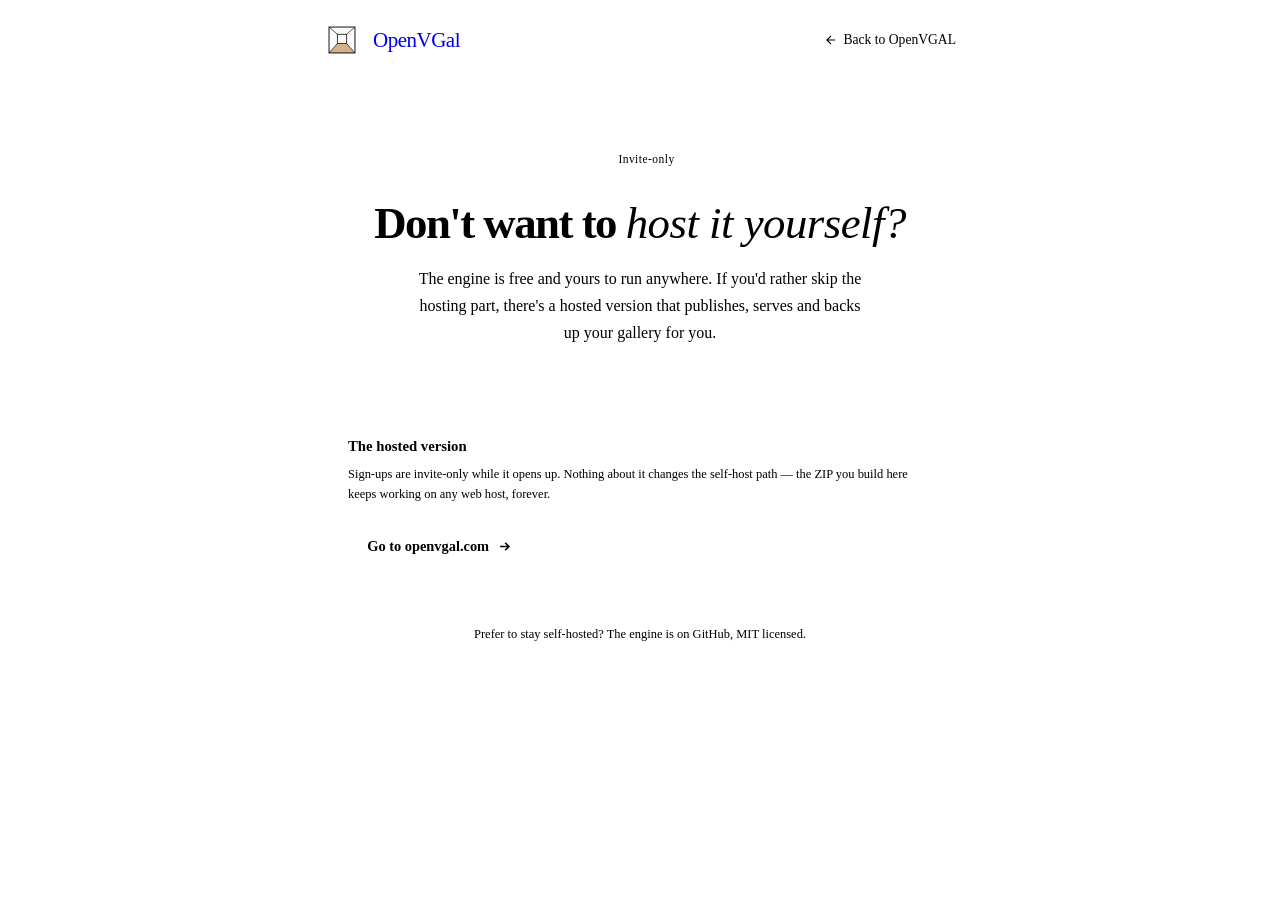
<file: hosting.html>
<!DOCTYPE html>
<html lang="en">
<head>
  <meta charset="UTF-8">
  <meta name="viewport" content="width=device-width, initial-scale=1.0">
  <title>Hosted version | OpenVGAL</title>
  <meta name="description" content="OpenVGAL is free to self-host. If you'd rather not, there is a hosted version that publishes and serves your gallery for you.">
  <link rel="canonical" href="https://demo.openvgal.com/hosting.html">
  <meta property="og:title" content="Hosted version | OpenVGAL">
  <meta property="og:description" content="OpenVGAL is free to self-host. If you'd rather not, there is a hosted version that publishes and serves your gallery for you.">
  <meta property="og:url" content="https://demo.openvgal.com/hosting.html">
  <meta property="og:type" content="website">
  <link rel="icon" href="data:image/svg+xml,<svg xmlns='http://www.w3.org/2000/svg' viewBox='0 0 256 256'><rect width='256' height='256' fill='%23faf8f3'/><polygon points='35.84,35.84 220.16,35.84 161.18,87.14 94.82,87.14' fill='%23fbf9f5'/><polygon points='35.84,35.84 94.82,87.14 94.82,153.5 35.84,220.16' fill='%23fefdfb'/><polygon points='220.16,35.84 161.18,87.14 161.18,153.5 220.16,220.16' fill='%23fefdfb'/><polygon points='35.84,220.16 220.16,220.16 161.18,153.5 94.82,153.5' fill='%23c89b6e'/><rect x='94.82' y='87.14' width='66.36' height='66.36' fill='%23fbf9f5'/><line x1='35.84' y1='35.84' x2='94.82' y2='87.14' stroke='%231c1c24' stroke-width='4.84'/><line x1='220.16' y1='35.84' x2='161.18' y2='87.14' stroke='%231c1c24' stroke-width='4.84'/><line x1='35.84' y1='220.16' x2='94.82' y2='153.5' stroke='%231c1c24' stroke-width='4.84'/><line x1='220.16' y1='220.16' x2='161.18' y2='153.5' stroke='%231c1c24' stroke-width='4.84'/><rect x='94.82' y='87.14' width='66.36' height='66.36' fill='none' stroke='%231c1c24' stroke-width='5.76'/><rect x='35.84' y='35.84' width='184.32' height='184.32' fill='none' stroke='%231c1c24' stroke-width='6.91'/></svg>">
  <link rel="preconnect" href="https://fonts.googleapis.com">
  <link rel="preconnect" href="https://fonts.gstatic.com" crossorigin>
  <link href="https://fonts.googleapis.com/css2?family=IBM+Plex+Mono:wght@400;500&family=IBM+Plex+Sans:wght@400;500;600;700&family=IBM+Plex+Serif:ital,wght@0,400;1,400;1,500&display=swap" rel="stylesheet">
  <link rel="stylesheet" href="https://cdn.openvgal.com/core/brand.css">
  <style>
    /* ============================================================
       Hosting page — "Quiet Gallery" brand.
       Design tokens load from the shared stylesheet linked above
       (cdn.openvgal.com/core/brand.css, source site/css/brand.css);
       only page-specific rules live here.
       ============================================================ */

    * { margin: 0; padding: 0; box-sizing: border-box; }
    body {
      font-family: var(--font-sans);
      background: var(--paper);
      color: var(--ink-2);
      min-height: 100vh;
      -webkit-font-smoothing: antialiased;
      line-height: 1.5;
    }
    .page-wrapper {
      position: relative;
      z-index: 1;
      max-width: 680px;
      margin: 0 auto;
      padding: 0 1.5rem 4rem;
    }
    nav {
      display: flex;
      justify-content: space-between;
      align-items: center;
      padding: 1.4rem 0;
      border-bottom: 1px solid var(--rule);
    }
    .brand { display: flex; align-items: center; gap: 13px; text-decoration: none; }
    .brand .mk { width: 36px; height: 36px; display: block; overflow: visible; }
    .brand .word {
      font-family: var(--font-sans);
      font-weight: 500;
      font-size: 21px;
      letter-spacing: -0.5px;
      color: var(--ink);
    }
    .nav-back {
      color: var(--ink-3);
      text-decoration: none;
      font-size: 0.85rem;
      transition: color 0.15s;
      display: inline-flex;
      align-items: center;
      gap: 0.35rem;
    }
    .nav-back:hover { color: var(--ink); }
    .nav-back svg { width: 14px; height: 14px; }

    .hero {
      text-align: center;
      padding: 4rem 0 2rem;
    }
    .hero-badge {
      display: inline-flex;
      align-items: center;
      gap: 0.5rem;
      font-family: var(--font-mono);
      font-size: 0.72rem;
      font-weight: 500;
      letter-spacing: 0.04em;
      color: var(--wood-deep);
      background: color-mix(in oklab, var(--wood) 14%, transparent);
      border: 1px solid color-mix(in oklab, var(--wood) 35%, transparent);
      padding: 0.35rem 0.9rem;
      border-radius: 100px;
      margin-bottom: 1.5rem;
    }
    .hero-badge-dot {
      width: 5px; height: 5px;
      border-radius: 50%;
      background: var(--wood-deep);
    }
    h1 {
      font-family: var(--font-sans);
      font-size: clamp(2rem, 4.6vw, 2.8rem);
      font-weight: 600;
      letter-spacing: -1.5px;
      color: var(--ink);
      margin-bottom: 1rem;
      line-height: 1.15;
    }
    .gradient-text {
      font-family: var(--font-serif);
      font-weight: 400;
      font-style: italic;
      letter-spacing: -0.5px;
      color: var(--wood-deep);
    }
    .hero-sub {
      font-size: 1rem;
      line-height: 1.7;
      color: var(--ink-2);
      max-width: 460px;
      margin: 0 auto;
    }

    .form-section {
      background: var(--room);
      border: 1px solid var(--rule);
      border-radius: 14px;
      padding: 1.5rem;
      margin-top: 2rem;
    }
    .form-title {
      font-family: var(--font-sans);
      font-size: 0.92rem;
      font-weight: 600;
      color: var(--ink);
      margin-bottom: 0.5rem;
    }
    .form-hint {
      font-size: 0.78rem;
      color: var(--ink-3);
      margin-bottom: 1.25rem;
      line-height: 1.6;
    }
    .host-cta {
      display: inline-flex;
      align-items: center;
      gap: 0.5rem;
      font-size: 0.9rem;
      font-weight: 600;
      color: var(--paper);
      background: var(--ink);
      border-radius: 8px;
      padding: 0.7rem 1.2rem;
      text-decoration: none;
      transition: background 0.15s;
    }
    .host-cta:hover { background: var(--wood-deep); }
    .host-cta svg { width: 15px; height: 15px; }

    .footer-note {
      text-align: center;
      margin-top: 2rem;
      font-size: 0.78rem;
      color: var(--ink-3);
    }
    .footer-note a {
      color: var(--ink-2);
      text-decoration: none;
      border-bottom: 1px dotted var(--rule);
      transition: color 0.15s, border-color 0.15s;
    }
    .footer-note a:hover { color: var(--wood-deep); border-bottom-color: var(--wood-deep); }

    @media (max-width: 600px) {
      .hero { padding: 2.5rem 0 1.5rem; }
    }
  </style>
</head>
<body>
  <!-- Canonical "open threshold" mark, defined once, reused via <use>. -->
  <svg width="0" height="0" style="position:absolute" aria-hidden="true" focusable="false">
    <symbol id="ovg-mark" viewBox="0 0 256 256">
      <polygon points="35.84,35.84 220.16,35.84 161.18,87.14 94.82,87.14" fill="oklch(0.985 0.004 80)"/>
      <polygon points="35.84,35.84 94.82,87.14 94.82,153.5 35.84,220.16" fill="oklch(0.995 0.002 80)"/>
      <polygon points="220.16,35.84 161.18,87.14 161.18,153.5 220.16,220.16" fill="oklch(0.995 0.002 80)"/>
      <polygon points="35.84,220.16 220.16,220.16 161.18,153.5 94.82,153.5" fill="oklch(0.78 0.065 68)"/>
      <rect x="94.82" y="87.14" width="66.36" height="66.36" fill="oklch(0.985 0.004 80)"/>
      <line x1="35.84" y1="35.84" x2="94.82" y2="87.14" stroke="oklch(0.16 0.01 270)" stroke-width="4.84"/>
      <line x1="220.16" y1="35.84" x2="161.18" y2="87.14" stroke="oklch(0.16 0.01 270)" stroke-width="4.84"/>
      <line x1="35.84" y1="220.16" x2="94.82" y2="153.5" stroke="oklch(0.16 0.01 270)" stroke-width="4.84"/>
      <line x1="220.16" y1="220.16" x2="161.18" y2="153.5" stroke="oklch(0.16 0.01 270)" stroke-width="4.84"/>
      <rect x="94.82" y="87.14" width="66.36" height="66.36" fill="none" stroke="oklch(0.16 0.01 270)" stroke-width="5.76"/>
      <rect x="35.84" y="35.84" width="184.32" height="184.32" fill="none" stroke="oklch(0.16 0.01 270)" stroke-width="6.91"/>
    </symbol>
  </svg>

  <div class="page-wrapper">
    <nav>
      <a href="/" class="brand">
        <svg class="mk" viewBox="0 0 256 256"><use href="#ovg-mark"/></svg>
        <span class="word">OpenVGal</span>
      </a>
      <a href="/" class="nav-back">
        <svg viewBox="0 0 24 24" fill="none" stroke="currentColor" stroke-width="2"><path d="M19 12H5M12 19l-7-7 7-7"/></svg>
        Back to OpenVGAL
      </a>
    </nav>

    <div class="hero">
      <div class="hero-badge">
        <span class="hero-badge-dot"></span>
        <span>Invite-only</span>
      </div>
      <h1>Don't want to <span class="gradient-text">host it yourself?</span></h1>
      <p class="hero-sub">
        The engine is free and yours to run anywhere. If you'd rather skip the hosting
        part, there's a hosted version that publishes, serves and backs up your gallery
        for you.
      </p>
    </div>

    <div class="form-section">
      <div class="form-title">The hosted version</div>
      <div class="form-hint">
        Sign-ups are invite-only while it opens up. Nothing about it changes the
        self-host path — the ZIP you build here keeps working on any web host, forever.
      </div>
      <a class="host-cta" href="https://openvgal.com" target="_blank" rel="noopener">
        Go to openvgal.com
        <svg viewBox="0 0 24 24" fill="none" stroke="currentColor" stroke-width="2.5"><path d="M5 12h14M13 6l6 6-6 6"/></svg>
      </a>
    </div>

    <div class="footer-note">
      Prefer to stay self-hosted? <a href="https://github.com/lbartworks/openvgal" target="_blank" rel="noopener">The engine is on GitHub</a>, MIT licensed.
    </div>
  </div>

  <script>
    // === Configurable constants — edit these before deploy ===
    // Optional analytics endpoint. Leave empty to skip; or set to a URL that
    // accepts a POST with a small JSON body (e.g. a Cloudflare Worker, Plausible
    // custom event endpoint, or a Google Apps Script doPost handler).
    const ANALYTICS_ENDPOINT = '';

    // === End config ===

    // Page-view beacon. Captures interest from people who view but don't submit.
    (function() {
      const payload = {
        event: 'hosting_page_view',
        ts: Date.now(),
        ref: document.referrer || null
      };
      if (ANALYTICS_ENDPOINT && navigator.sendBeacon) {
        try {
          const blob = new Blob([JSON.stringify(payload)], { type: 'application/json' });
          navigator.sendBeacon(ANALYTICS_ENDPOINT, blob);
        } catch (e) {
          // Beacon failures are non-critical; never break the page.
        }
      }
      // Always log in console for local debugging.
      if (window.console) console.log('[openvgal] hosting page view:', payload);
    })();
  </script>
</body>
</html>
</file>
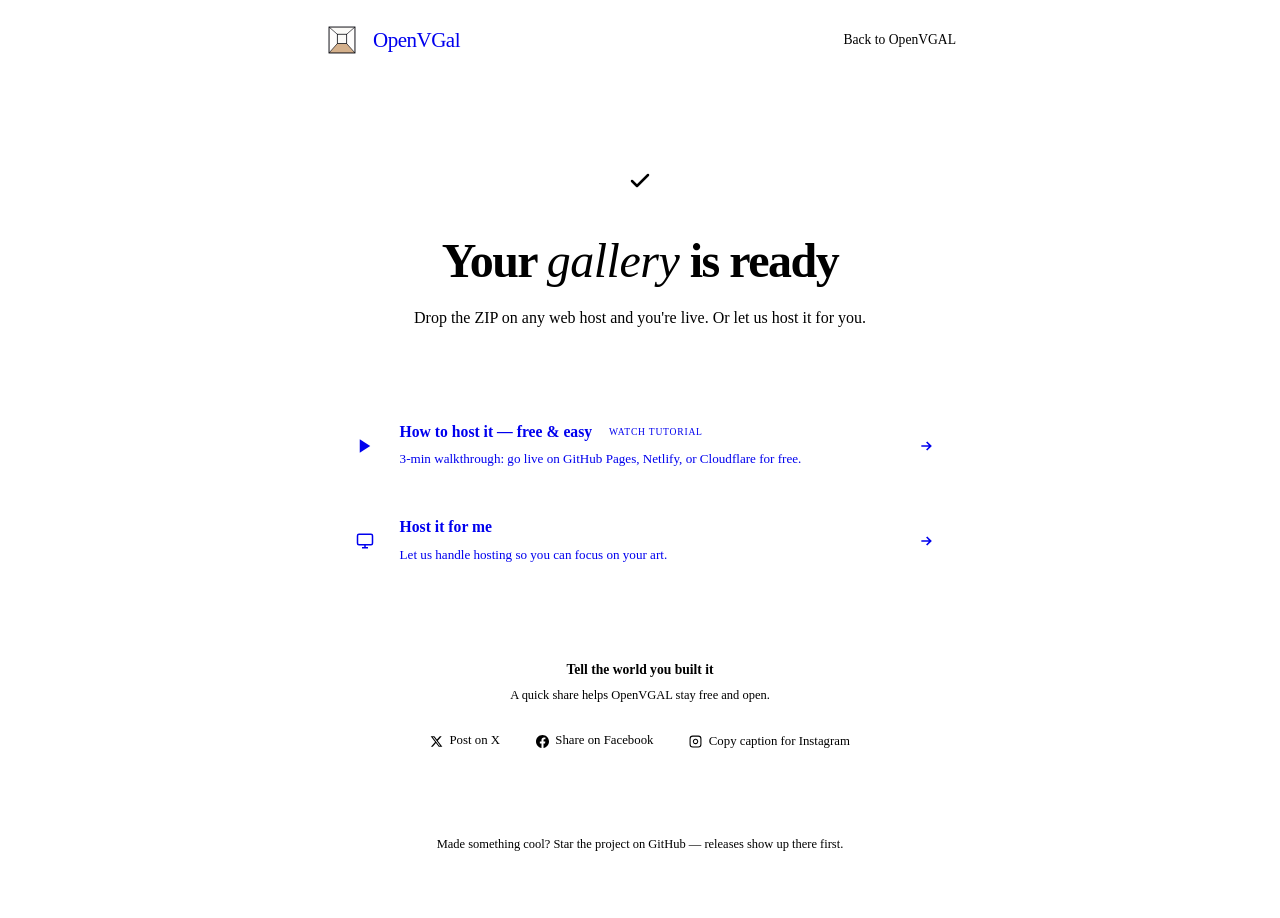
<file: ready.html>
<!DOCTYPE html>
<html lang="en">
<head>
  <meta charset="UTF-8">
  <meta name="viewport" content="width=device-width, initial-scale=1.0">
  <title>Gallery ready - OpenVGAL</title>
  <meta name="description" content="Your OpenVGAL gallery is built. Drop the ZIP on any web host and it's live.">
  <link rel="canonical" href="https://demo.openvgal.com/ready.html">
  <meta property="og:title" content="Gallery ready | OpenVGAL">
  <meta property="og:description" content="Your OpenVGAL gallery is built. Drop the ZIP on any web host and it's live.">
  <meta property="og:url" content="https://demo.openvgal.com/ready.html">
  <meta property="og:type" content="website">
  <link rel="icon" href="data:image/svg+xml,<svg xmlns='http://www.w3.org/2000/svg' viewBox='0 0 256 256'><rect width='256' height='256' fill='%23faf8f3'/><polygon points='35.84,35.84 220.16,35.84 161.18,87.14 94.82,87.14' fill='%23fbf9f5'/><polygon points='35.84,35.84 94.82,87.14 94.82,153.5 35.84,220.16' fill='%23fefdfb'/><polygon points='220.16,35.84 161.18,87.14 161.18,153.5 220.16,220.16' fill='%23fefdfb'/><polygon points='35.84,220.16 220.16,220.16 161.18,153.5 94.82,153.5' fill='%23c89b6e'/><rect x='94.82' y='87.14' width='66.36' height='66.36' fill='%23fbf9f5'/><line x1='35.84' y1='35.84' x2='94.82' y2='87.14' stroke='%231c1c24' stroke-width='4.84'/><line x1='220.16' y1='35.84' x2='161.18' y2='87.14' stroke='%231c1c24' stroke-width='4.84'/><line x1='35.84' y1='220.16' x2='94.82' y2='153.5' stroke='%231c1c24' stroke-width='4.84'/><line x1='220.16' y1='220.16' x2='161.18' y2='153.5' stroke='%231c1c24' stroke-width='4.84'/><rect x='94.82' y='87.14' width='66.36' height='66.36' fill='none' stroke='%231c1c24' stroke-width='5.76'/><rect x='35.84' y='35.84' width='184.32' height='184.32' fill='none' stroke='%231c1c24' stroke-width='6.91'/></svg>">
  <link rel="preconnect" href="https://fonts.googleapis.com">
  <link rel="preconnect" href="https://fonts.gstatic.com" crossorigin>
  <link href="https://fonts.googleapis.com/css2?family=IBM+Plex+Mono:wght@400;500&family=IBM+Plex+Sans:wght@400;500;600;700&family=IBM+Plex+Serif:ital,wght@0,400;1,400;1,500&display=swap" rel="stylesheet">
  <link rel="stylesheet" href="https://cdn.openvgal.com/core/brand.css">
  <style>
    /* ============================================================
       Gallery-ready page — "Quiet Gallery" brand.
       Design tokens load from the shared stylesheet linked above
       (cdn.openvgal.com/core/brand.css, source site/css/brand.css);
       only page-specific rules live here.
       ============================================================ */

    * { margin: 0; padding: 0; box-sizing: border-box; }
    body {
      font-family: var(--font-sans);
      background: var(--paper);
      color: var(--ink-2);
      min-height: 100vh;
      -webkit-font-smoothing: antialiased;
      line-height: 1.5;
    }
    .page-wrapper {
      position: relative;
      z-index: 1;
      max-width: 680px;
      margin: 0 auto;
      padding: 0 1.5rem 4rem;
    }
    nav {
      display: flex;
      justify-content: space-between;
      align-items: center;
      padding: 1.4rem 0;
      border-bottom: 1px solid var(--rule);
    }
    .brand { display: flex; align-items: center; gap: 13px; text-decoration: none; }
    .brand .mk { width: 36px; height: 36px; display: block; overflow: visible; }
    .brand .word {
      font-family: var(--font-sans);
      font-weight: 500;
      font-size: 21px;
      letter-spacing: -0.5px;
      color: var(--ink);
    }
    .nav-back {
      color: var(--ink-3);
      text-decoration: none;
      font-size: 0.85rem;
      font-weight: 400;
      transition: color 0.15s;
    }
    .nav-back:hover { color: var(--ink); }

    .hero {
      text-align: center;
      padding: 4.5rem 0 2.5rem;
    }
    .success-orb {
      position: relative;
      width: 56px;
      height: 56px;
      margin: 0 auto 1.5rem;
      border-radius: 50%;
      display: flex;
      align-items: center;
      justify-content: center;
      background: radial-gradient(circle at 30% 30%, color-mix(in oklab, var(--wood) 42%, transparent), color-mix(in oklab, var(--wood) 10%, transparent) 70%);
      border: 1px solid color-mix(in oklab, var(--wood) 50%, transparent);
      color: var(--wood-deep);
      box-shadow: 0 0 24px color-mix(in oklab, var(--wood) 22%, transparent);
    }
    .success-orb::after {
      content: '';
      position: absolute;
      inset: -6px;
      border-radius: 50%;
      border: 1px solid color-mix(in oklab, var(--wood) 35%, transparent);
      animation: orb-pulse 2.6s ease-out infinite;
      pointer-events: none;
    }
    @keyframes orb-pulse {
      0%   { transform: scale(0.94); opacity: 0.6; }
      100% { transform: scale(1.28); opacity: 0; }
    }
    .success-orb svg {
      width: 24px; height: 24px;
      stroke-linecap: round;
      stroke-linejoin: round;
    }
    h1 {
      font-family: var(--font-sans);
      font-size: clamp(2rem, 4.8vw, 3rem);
      font-weight: 600;
      letter-spacing: -1.5px;
      color: var(--ink);
      margin-bottom: 1rem;
      line-height: 1.15;
    }
    .gradient-text {
      font-family: var(--font-serif);
      font-weight: 400;
      font-style: italic;
      letter-spacing: -0.5px;
      color: var(--wood-deep);
    }
    .hero-sub {
      font-size: 1rem;
      line-height: 1.7;
      color: var(--ink-2);
      max-width: 460px;
      margin: 0 auto;
    }

    .cta-grid {
      display: flex;
      flex-direction: column;
      gap: 0.65rem;
      margin: 2rem 0 3rem;
    }
    .cta-card {
      position: relative;
      display: flex;
      align-items: center;
      gap: 1rem;
      border-radius: 14px;
      padding: 1.15rem 1.35rem;
      text-decoration: none;
      transition: transform 0.18s ease, background 0.18s ease, border-color 0.18s ease;
    }
    .cta-card.cta-primary {
      background: color-mix(in oklab, var(--wood) 14%, transparent);
      border: 1px solid color-mix(in oklab, var(--wood) 40%, transparent);
    }
    .cta-card.cta-primary:hover {
      background: color-mix(in oklab, var(--wood) 22%, transparent);
      border-color: var(--wood-deep);
      transform: translateY(-1px);
    }
    .cta-card.cta-secondary {
      background: var(--room);
      border: 1px solid var(--rule);
    }
    .cta-card.cta-secondary:hover {
      background: var(--paper-2);
      border-color: var(--ink-3);
      transform: translateY(-1px);
    }
    .cta-icon {
      flex-shrink: 0;
      width: 38px;
      height: 38px;
      border-radius: 10px;
      display: inline-flex;
      align-items: center;
      justify-content: center;
    }
    .cta-primary .cta-icon {
      background: color-mix(in oklab, var(--wood) 28%, transparent);
      color: var(--wood-deep);
    }
    .cta-secondary .cta-icon {
      background: var(--paper-2);
      color: var(--ink-2);
    }
    .cta-icon svg { width: 18px; height: 18px; }
    .cta-body { flex: 1; min-width: 0; }
    .cta-title-row {
      display: flex;
      align-items: center;
      gap: 0.55rem;
      margin-bottom: 0.25rem;
      flex-wrap: wrap;
    }
    .cta-title {
      font-family: var(--font-sans);
      font-size: 0.98rem;
      font-weight: 600;
      color: var(--ink);
      line-height: 1.3;
    }
    .cta-pill {
      font-family: var(--font-mono);
      font-size: 0.6rem;
      font-weight: 500;
      letter-spacing: 0.08em;
      text-transform: uppercase;
      color: var(--wood-deep);
      background: color-mix(in oklab, var(--wood) 18%, transparent);
      border: 1px solid color-mix(in oklab, var(--wood) 40%, transparent);
      padding: 0.15rem 0.5rem;
      border-radius: 100px;
      line-height: 1.4;
    }
    .cta-pill.cta-pill-soft {
      color: var(--ink-3);
      background: var(--paper-2);
      border-color: var(--rule);
    }
    .cta-desc {
      font-size: 0.82rem;
      color: var(--ink-3);
      line-height: 1.5;
    }
    .cta-primary .cta-desc { color: var(--ink-2); }
    .cta-arrow {
      flex-shrink: 0;
      display: inline-flex;
      color: var(--ink-3);
      transition: transform 0.18s ease, color 0.18s ease;
    }
    .cta-primary .cta-arrow { color: var(--wood-deep); }
    .cta-card:hover .cta-arrow {
      transform: translateX(3px);
      color: var(--wood-deep);
    }
    .cta-secondary:hover .cta-arrow { color: var(--ink); }
    .cta-arrow svg { width: 16px; height: 16px; }

    .share-section {
      text-align: center;
      padding: 1.75rem 0 0.5rem;
      border-top: 1px solid var(--rule);
    }
    .share-title {
      font-family: var(--font-sans);
      font-size: 0.85rem;
      font-weight: 600;
      color: var(--ink);
      margin-bottom: 0.35rem;
    }
    .share-hint {
      font-size: 0.78rem;
      color: var(--ink-3);
      margin-bottom: 1.1rem;
      line-height: 1.6;
    }
    .share-row {
      display: inline-flex;
      gap: 0.45rem;
      flex-wrap: wrap;
      justify-content: center;
    }
    .share-btn {
      display: inline-flex;
      align-items: center;
      gap: 0.4rem;
      padding: 0.5rem 0.9rem;
      border-radius: 8px;
      font-size: 0.8rem;
      font-weight: 500;
      cursor: pointer;
      border: 1px solid var(--rule);
      background: var(--room);
      color: var(--ink-2);
      text-decoration: none;
      font-family: inherit;
      transition: background 0.15s, border-color 0.15s, color 0.15s;
    }
    .share-btn:hover {
      background: var(--paper-2);
      border-color: var(--ink-3);
      color: var(--ink);
    }
    .share-btn svg { width: 13px; height: 13px; }
    .share-btn.share-primary {
      background: color-mix(in oklab, var(--wood) 18%, transparent);
      border-color: color-mix(in oklab, var(--wood) 40%, transparent);
      color: var(--wood-deep);
    }
    .share-btn.share-primary:hover {
      background: color-mix(in oklab, var(--wood) 30%, transparent);
      border-color: var(--wood-deep);
      color: var(--wood-deep);
    }
    .copy-status {
      display: block;
      margin-top: 0.7rem;
      min-height: 1em;
      font-size: 0.72rem;
      color: oklch(0.52 0.13 150);
      opacity: 0;
      transition: opacity 0.2s;
    }
    .copy-status.visible { opacity: 1; }

    .footer-note {
      text-align: center;
      margin-top: 2.5rem;
      font-size: 0.78rem;
      color: var(--ink-3);
    }
    .footer-note a {
      color: var(--ink-2);
      text-decoration: none;
      border-bottom: 1px dotted var(--rule);
      transition: color 0.15s, border-color 0.15s;
    }
    .footer-note a:hover {
      color: var(--wood-deep);
      border-bottom-color: var(--wood-deep);
    }

    @media (max-width: 600px) {
      .hero { padding: 3rem 0 2rem; }
      .success-orb { width: 48px; height: 48px; margin-bottom: 1.25rem; }
      .success-orb svg { width: 20px; height: 20px; }
      .cta-card { padding: 1rem 1.1rem; gap: 0.85rem; }
      .cta-title { font-size: 0.92rem; }
      .cta-icon { width: 34px; height: 34px; }
    }
  </style>
</head>
<body>
  <!-- Canonical "open threshold" mark, defined once, reused via <use>. -->
  <svg width="0" height="0" style="position:absolute" aria-hidden="true" focusable="false">
    <symbol id="ovg-mark" viewBox="0 0 256 256">
      <polygon points="35.84,35.84 220.16,35.84 161.18,87.14 94.82,87.14" fill="oklch(0.985 0.004 80)"/>
      <polygon points="35.84,35.84 94.82,87.14 94.82,153.5 35.84,220.16" fill="oklch(0.995 0.002 80)"/>
      <polygon points="220.16,35.84 161.18,87.14 161.18,153.5 220.16,220.16" fill="oklch(0.995 0.002 80)"/>
      <polygon points="35.84,220.16 220.16,220.16 161.18,153.5 94.82,153.5" fill="oklch(0.78 0.065 68)"/>
      <rect x="94.82" y="87.14" width="66.36" height="66.36" fill="oklch(0.985 0.004 80)"/>
      <line x1="35.84" y1="35.84" x2="94.82" y2="87.14" stroke="oklch(0.16 0.01 270)" stroke-width="4.84"/>
      <line x1="220.16" y1="35.84" x2="161.18" y2="87.14" stroke="oklch(0.16 0.01 270)" stroke-width="4.84"/>
      <line x1="35.84" y1="220.16" x2="94.82" y2="153.5" stroke="oklch(0.16 0.01 270)" stroke-width="4.84"/>
      <line x1="220.16" y1="220.16" x2="161.18" y2="153.5" stroke="oklch(0.16 0.01 270)" stroke-width="4.84"/>
      <rect x="94.82" y="87.14" width="66.36" height="66.36" fill="none" stroke="oklch(0.16 0.01 270)" stroke-width="5.76"/>
      <rect x="35.84" y="35.84" width="184.32" height="184.32" fill="none" stroke="oklch(0.16 0.01 270)" stroke-width="6.91"/>
    </symbol>
  </svg>

  <div class="page-wrapper">
    <nav>
      <a href="/" class="brand">
        <svg class="mk" viewBox="0 0 256 256"><use href="#ovg-mark"/></svg>
        <span class="word">OpenVGal</span>
      </a>
      <a href="/" class="nav-back">Back to OpenVGAL</a>
    </nav>

    <div class="hero">
      <div class="success-orb" aria-hidden="true">
        <svg viewBox="0 0 24 24" fill="none" stroke="currentColor" stroke-width="2.5"><polyline points="20 6 9 17 4 12"/></svg>
      </div>
      <h1>Your <span class="gradient-text" id="galleryName">gallery</span> is ready</h1>
      <p class="hero-sub">
        Drop the ZIP on any web host and you're live. Or let us host it for you.
      </p>
    </div>

    <div class="cta-grid">
      <a class="cta-card cta-primary" id="howtoBtn" target="_blank" rel="noopener">
        <span class="cta-icon">
          <svg viewBox="0 0 24 24" fill="currentColor"><polygon points="5 3 19 12 5 21 5 3"/></svg>
        </span>
        <span class="cta-body">
          <span class="cta-title-row">
            <span class="cta-title">How to host it — free &amp; easy</span>
            <span class="cta-pill">Watch tutorial</span>
          </span>
          <span class="cta-desc">3-min walkthrough: go live on GitHub Pages, Netlify, or Cloudflare for free.</span>
        </span>
        <span class="cta-arrow"><svg viewBox="0 0 24 24" fill="none" stroke="currentColor" stroke-width="2.5"><path d="M5 12h14M13 6l6 6-6 6"/></svg></span>
      </a>
      <a class="cta-card cta-secondary" href="hosting.html">
        <span class="cta-icon">
          <svg viewBox="0 0 24 24" fill="none" stroke="currentColor" stroke-width="2"><rect x="2" y="3" width="20" height="14" rx="2"/><path d="M8 21h8M12 17v4"/></svg>
        </span>
        <span class="cta-body">
          <span class="cta-title-row">
            <span class="cta-title">Host it for me</span>
          </span>
          <span class="cta-desc">Let us handle hosting so you can focus on your art.</span>
        </span>
        <span class="cta-arrow"><svg viewBox="0 0 24 24" fill="none" stroke="currentColor" stroke-width="2.5"><path d="M5 12h14M13 6l6 6-6 6"/></svg></span>
      </a>
    </div>

    <div class="share-section">
      <div class="share-title">Tell the world you built it</div>
      <div class="share-hint">A quick share helps OpenVGAL stay free and open.</div>
      <div class="share-row" id="shareRow"></div>
      <span class="copy-status" id="copyStatus">Caption copied</span>
    </div>

    <div class="footer-note">
      Made something cool? <a href="https://github.com/lbartworks/openvgal" target="_blank" rel="noopener">Star the project on GitHub</a> — releases show up there first.
    </div>
  </div>

  <script>
    // === Configurable constants — edit these before deploy ===
    // YouTube hosting tutorial. TODO: replace with the recorded walkthrough URL.
    const YOUTUBE_HOWTO_URL = 'https://www.youtube.com/watch?v=ceygVJ0qnnA';

    // Share message used by Web Share API and X intent.
    // TODO before commit: verify @lb_artworks and @openvgal handles exist on each platform.
    const SHARE_MESSAGE = "I just built my own 3D virtual gallery with OpenVGAL in minutes! Can't wait to host it → @lb_artworks @openvgal #OpenVGAL";
    const SHARE_URL = 'https://demo.openvgal.com';

    // === End config ===

    // Pull gallery name from query string for the hero.
    const params = new URLSearchParams(window.location.search);
    const rawName = params.get('name') || '';
    const galleryNameEl = document.getElementById('galleryName');
    if (rawName.trim()) {
      galleryNameEl.textContent = rawName.trim();
    }

    document.getElementById('howtoBtn').href = YOUTUBE_HOWTO_URL;

    // === Share row: Web Share API on mobile, intent fallbacks elsewhere ===
    const shareRow = document.getElementById('shareRow');
    const copyStatus = document.getElementById('copyStatus');

    function flashCopied() {
      copyStatus.classList.add('visible');
      setTimeout(() => copyStatus.classList.remove('visible'), 1800);
    }

    function makeBtn(label, svg, opts) {
      const a = document.createElement(opts.href ? 'a' : 'button');
      a.className = 'share-btn' + (opts.primary ? ' share-primary' : '');
      a.innerHTML = svg + ' <span>' + label + '</span>';
      if (opts.href) {
        a.href = opts.href;
        a.target = '_blank';
        a.rel = 'noopener';
      }
      if (opts.onClick) a.addEventListener('click', opts.onClick);
      return a;
    }

    const SVG_SHARE = '<svg viewBox="0 0 24 24" fill="none" stroke="currentColor" stroke-width="2"><circle cx="18" cy="5" r="3"/><circle cx="6" cy="12" r="3"/><circle cx="18" cy="19" r="3"/><line x1="8.59" y1="13.51" x2="15.42" y2="17.49"/><line x1="15.41" y1="6.51" x2="8.59" y2="10.49"/></svg>';
    const SVG_X = '<svg viewBox="0 0 24 24" fill="currentColor"><path d="M18.244 2.25h3.308l-7.227 8.26 8.502 11.24H16.17l-5.214-6.817L4.99 21.75H1.68l7.73-8.835L1.254 2.25H8.08l4.713 6.231zm-1.161 17.52h1.833L7.084 4.126H5.117z"/></svg>';
    const SVG_FB = '<svg viewBox="0 0 24 24" fill="currentColor"><path d="M24 12.073c0-6.627-5.373-12-12-12s-12 5.373-12 12c0 5.99 4.388 10.954 10.125 11.854v-8.385H7.078v-3.47h3.047V9.43c0-3.007 1.792-4.669 4.533-4.669 1.312 0 2.686.235 2.686.235v2.953H15.83c-1.491 0-1.956.925-1.956 1.874v2.25h3.328l-.532 3.47h-2.796v8.385C19.612 23.027 24 18.062 24 12.073"/></svg>';
    const SVG_IG = '<svg viewBox="0 0 24 24" fill="none" stroke="currentColor" stroke-width="2"><rect x="2" y="2" width="20" height="20" rx="5"/><path d="M16 11.37A4 4 0 1112.63 8 4 4 0 0116 11.37z"/><line x1="17.5" y1="6.5" x2="17.51" y2="6.5"/></svg>';

    if (navigator.share) {
      // Mobile-friendly: single Share button.
      shareRow.appendChild(makeBtn('Share', SVG_SHARE, {
        primary: true,
        onClick: async () => {
          try {
            await navigator.share({ text: SHARE_MESSAGE, url: SHARE_URL });
          } catch (e) {
            // User dismissed; ignore.
          }
        }
      }));
    } else {
      // Desktop: per-platform intents.
      const xIntent = 'https://x.com/intent/post?text=' + encodeURIComponent(SHARE_MESSAGE);
      shareRow.appendChild(makeBtn('Post on X', SVG_X, { href: xIntent }));

      // Facebook sharer accepts URL only — custom text is dropped.
      const fbShare = 'https://www.facebook.com/sharer/sharer.php?u=' + encodeURIComponent(SHARE_URL);
      shareRow.appendChild(makeBtn('Share on Facebook', SVG_FB, { href: fbShare }));

      // Instagram has no web share intent — copy caption to clipboard for the user to paste.
      shareRow.appendChild(makeBtn('Copy caption for Instagram', SVG_IG, {
        onClick: async () => {
          try {
            await navigator.clipboard.writeText(SHARE_MESSAGE);
            flashCopied();
          } catch (e) {
            // Fallback: select-all in a temp textarea.
            const ta = document.createElement('textarea');
            ta.value = SHARE_MESSAGE;
            document.body.appendChild(ta);
            ta.select();
            try { document.execCommand('copy'); flashCopied(); } catch (err) {}
            document.body.removeChild(ta);
          }
        }
      }));
    }
  </script>
</body>
</html>
</file>
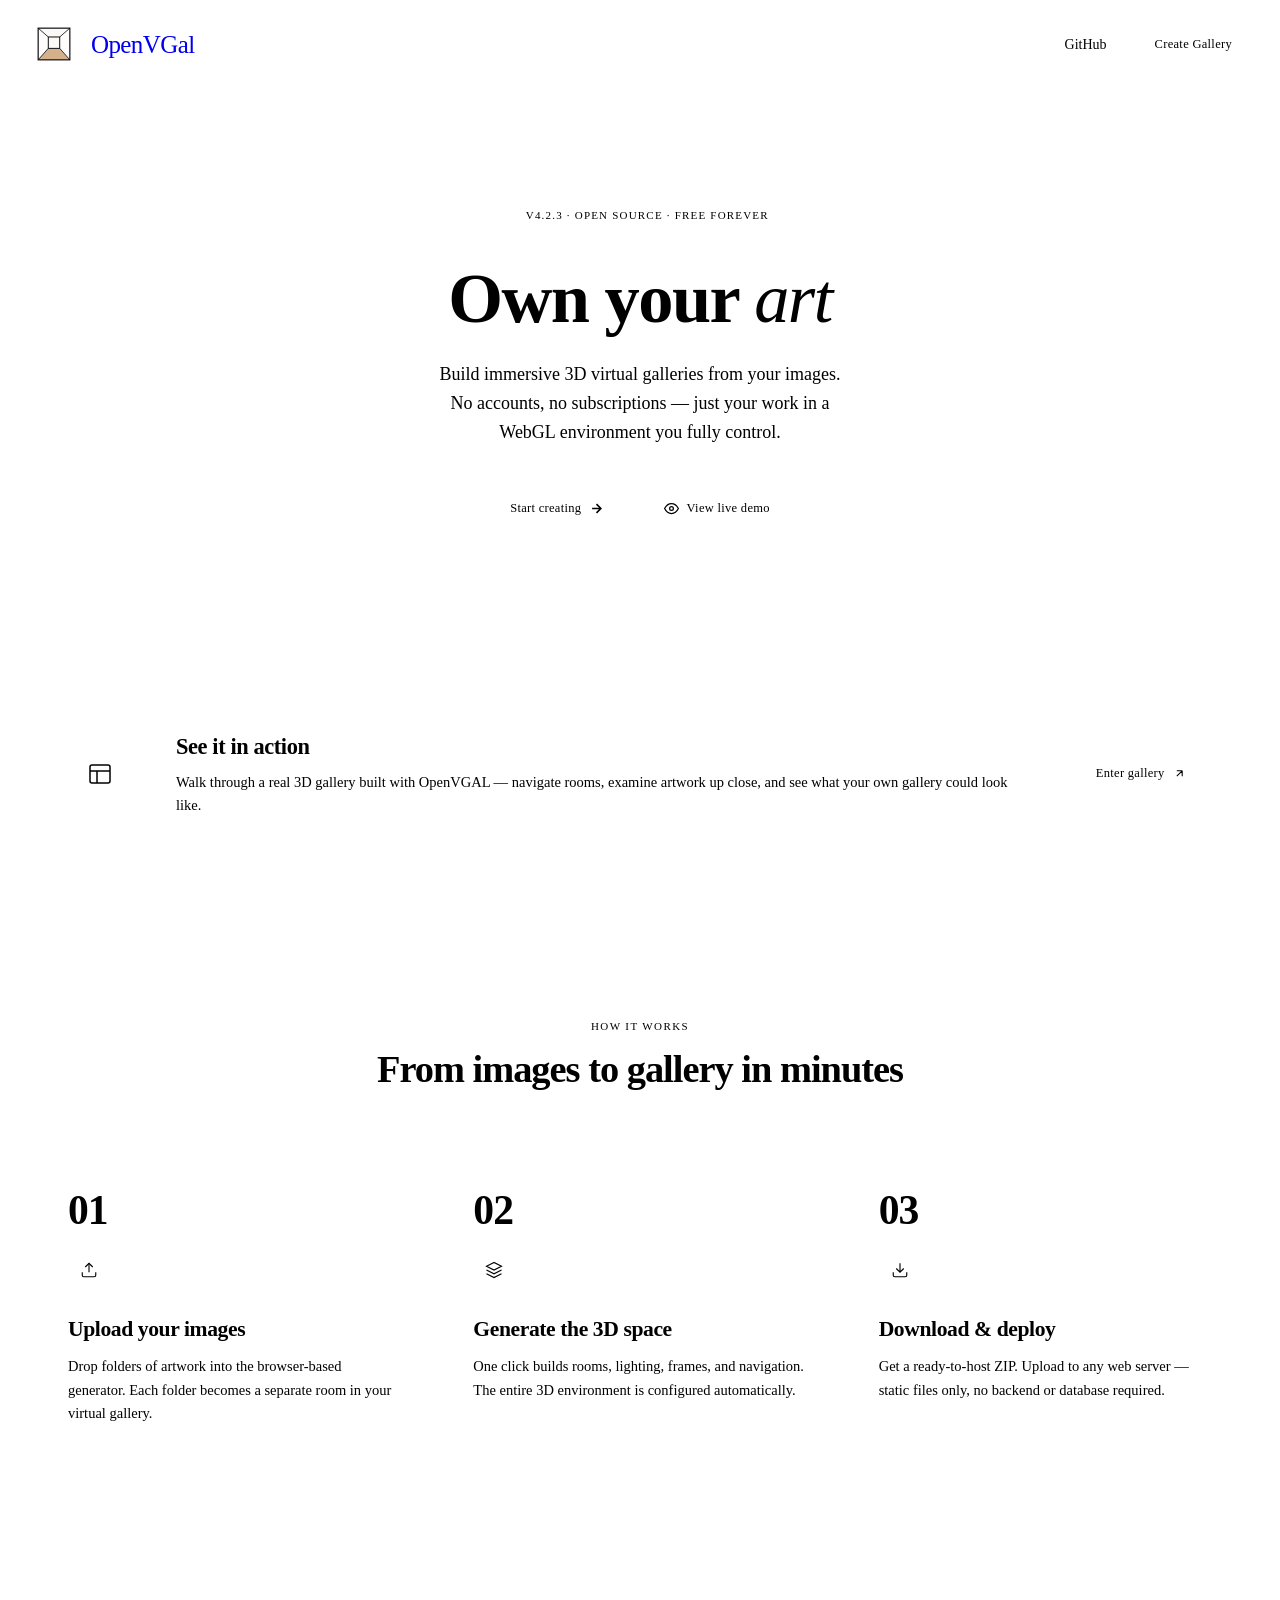
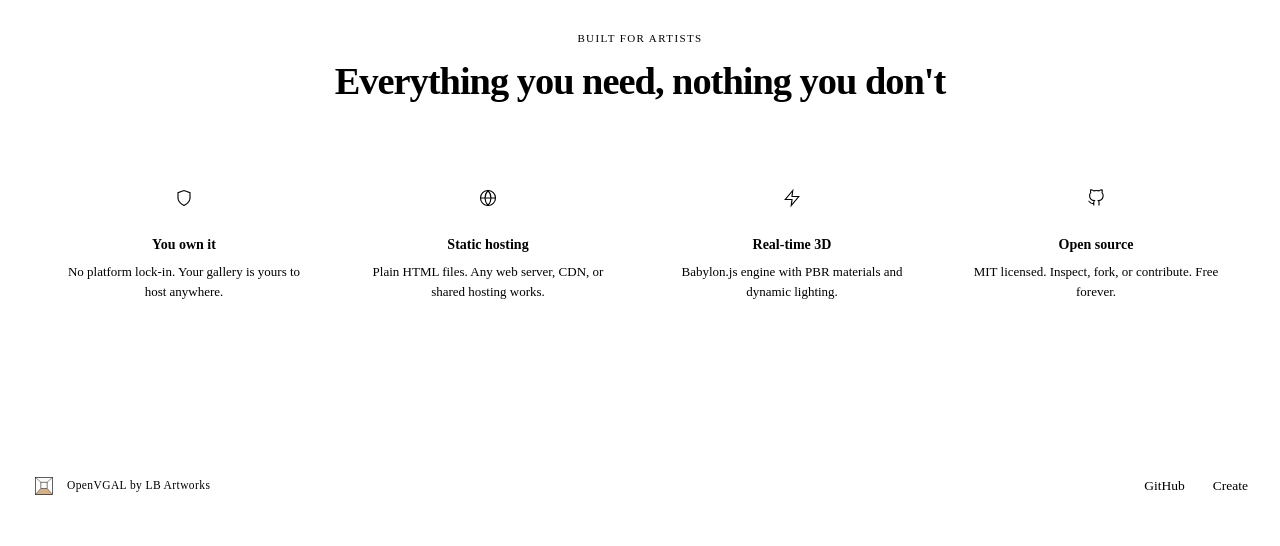
<file: yedekindex.html>
<!DOCTYPE html>
<html lang="en">
<head>
    <meta charset="UTF-8">
    <meta name="viewport" content="width=device-width, initial-scale=1.0">
    <title>OpenVGAL — open-source 3D virtual gallery engine</title>
    <meta name="description" content="The open-source WebGL engine for 3D virtual art galleries. Build one from your images, download the ZIP, host it anywhere. MIT licensed, no account needed.">
    <link rel="canonical" href="https://demo.openvgal.com/">
    <meta property="og:title" content="OpenVGAL — open-source 3D virtual gallery engine">
    <meta property="og:description" content="The open-source WebGL engine for 3D virtual art galleries. Build one from your images, download the ZIP, host it anywhere. MIT licensed, no account needed.">
    <meta property="og:image" content="https://demo.openvgal.com/preview.jpg">
    <meta property="og:url" content="https://demo.openvgal.com/">
    <meta property="og:type" content="website">
    <meta name="twitter:card" content="summary_large_image">
    <meta name="twitter:title" content="OpenVGAL — open-source 3D virtual gallery engine">
    <meta name="twitter:description" content="Build a 3D virtual art gallery from your images, download the ZIP, host it anywhere. MIT licensed.">
    <meta name="twitter:image" content="https://demo.openvgal.com/preview.jpg">
    <link rel="icon" href="data:image/svg+xml,<svg xmlns='http://www.w3.org/2000/svg' viewBox='0 0 256 256'><rect width='256' height='256' fill='%23faf8f3'/><polygon points='35.84,35.84 220.16,35.84 161.18,87.14 94.82,87.14' fill='%23fbf9f5'/><polygon points='35.84,35.84 94.82,87.14 94.82,153.5 35.84,220.16' fill='%23fefdfb'/><polygon points='220.16,35.84 161.18,87.14 161.18,153.5 220.16,220.16' fill='%23fefdfb'/><polygon points='35.84,220.16 220.16,220.16 161.18,153.5 94.82,153.5' fill='%23c89b6e'/><rect x='94.82' y='87.14' width='66.36' height='66.36' fill='%23fbf9f5'/><line x1='35.84' y1='35.84' x2='94.82' y2='87.14' stroke='%231c1c24' stroke-width='4.84'/><line x1='220.16' y1='35.84' x2='161.18' y2='87.14' stroke='%231c1c24' stroke-width='4.84'/><line x1='35.84' y1='220.16' x2='94.82' y2='153.5' stroke='%231c1c24' stroke-width='4.84'/><line x1='220.16' y1='220.16' x2='161.18' y2='153.5' stroke='%231c1c24' stroke-width='4.84'/><rect x='94.82' y='87.14' width='66.36' height='66.36' fill='none' stroke='%231c1c24' stroke-width='5.76'/><rect x='35.84' y='35.84' width='184.32' height='184.32' fill='none' stroke='%231c1c24' stroke-width='6.91'/></svg>">
    <link rel="preconnect" href="https://fonts.googleapis.com">
    <link rel="preconnect" href="https://fonts.gstatic.com" crossorigin>
    <link href="https://fonts.googleapis.com/css2?family=IBM+Plex+Mono:wght@400;500&family=IBM+Plex+Sans:wght@400;500;600;700&family=IBM+Plex+Serif:ital,wght@0,400;1,400;1,500&display=swap" rel="stylesheet">
    <link rel="stylesheet" href="https://cdn.openvgal.com/core/brand.css">
    <style>
        /* ============================================================
           OpenVGAL landing — "Quiet Gallery" brand.
           Design tokens load from the shared stylesheet linked above
           (cdn.openvgal.com/core/brand.css, source site/css/brand.css);
           only page-specific rules live here. The one local override
           keeps this page's tighter large-radius (brand default is 8px).
           Mark is the canonical "open threshold" logo.
           ============================================================ */
        :root { --radius-lg: 4px; }

        * { margin: 0; padding: 0; box-sizing: border-box; }
        html { scroll-behavior: smooth; }

        body {
            font-family: var(--font-sans);
            background: var(--paper);
            color: var(--ink);
            min-height: 100vh;
            overflow-x: hidden;
            -webkit-font-smoothing: antialiased;
            line-height: 1.5;
        }

        .content { position: relative; z-index: 1; }
        .mk { display: block; overflow: visible; }

        /* --- NAV --- */
        nav {
            max-width: var(--maxw);
            margin: 0 auto;
            padding: 1.4rem 2rem;
            display: flex;
            justify-content: space-between;
            align-items: center;
            border-bottom: 1px solid var(--rule);
        }
        .brand { display: flex; align-items: center; gap: 15px; text-decoration: none; }
        .brand .mk { width: 44px; height: 44px; }
        .brand .word {
            font-family: var(--font-sans);
            font-weight: 500;
            font-size: 25px;
            letter-spacing: -0.6px;
            color: var(--ink);
        }
        .nav-links { display: flex; gap: 2rem; align-items: center; }
        .nav-links a {
            color: var(--ink-2);
            text-decoration: none;
            font-size: 14px;
            transition: color 0.15s;
        }
        .nav-links a:hover { color: var(--ink); }
        .nav-cta {
            font-family: var(--font-mono) !important;
            font-size: 12.5px !important;
            letter-spacing: 0.3px;
            color: var(--paper) !important;
            background: var(--ink);
            border: 1px solid var(--ink);
            padding: 0.5rem 1rem;
            border-radius: var(--radius);
            transition: background 0.18s, color 0.18s;
        }
        .nav-cta:hover { background: transparent; color: var(--ink) !important; }

        /* --- HERO --- */
        .hero {
            max-width: var(--maxw);
            margin: 0 auto;
            padding: 7rem 2rem 5rem;
            text-align: center;
        }
        .hero-badge {
            display: inline-flex;
            align-items: center;
            gap: 0.6rem;
            font-family: var(--font-mono);
            font-size: 11px;
            letter-spacing: 1.2px;
            text-transform: uppercase;
            color: var(--wood-deep);
            background: color-mix(in oklab, var(--wood) 18%, transparent);
            border: 1px solid color-mix(in oklab, var(--wood) 40%, transparent);
            padding: 0.4rem 0.95rem;
            border-radius: 100px;
            margin-bottom: 2rem;
        }
        .hero-badge-dot {
            width: 5px; height: 5px;
            border-radius: 50%;
            background: var(--wood-deep);
        }

        .hero h1 {
            font-family: var(--font-sans);
            font-size: clamp(2.6rem, 5.5vw, 4.4rem);
            font-weight: 600;
            line-height: 1.05;
            letter-spacing: -1.5px;
            color: var(--ink);
            margin-bottom: 1.5rem;
            text-wrap: balance;
        }
        .hero h1 .gradient-text {
            font-family: var(--font-serif);
            font-weight: 400;
            font-style: italic;
            color: var(--wood-deep);
        }

        .hero-sub {
            font-size: 18px;
            line-height: 1.62;
            color: var(--ink-2);
            max-width: 46ch;
            margin: 0 auto 2.5rem;
        }

        .hero-actions {
            display: flex;
            gap: 0.9rem;
            justify-content: center;
            flex-wrap: wrap;
        }

        /* --- BUTTONS --- */
        .btn {
            display: inline-flex;
            align-items: center;
            gap: 0.5rem;
            font-family: var(--font-mono);
            font-size: 12.5px;
            letter-spacing: 0.3px;
            padding: 0.7rem 1.4rem;
            border-radius: var(--radius);
            border: 1px solid var(--ink);
            text-decoration: none;
            cursor: pointer;
            transition: background 0.18s, color 0.18s, transform 0.18s;
        }
        .btn svg { width: 15px; height: 15px; }

        .btn-primary {
            background: var(--ink);
            color: var(--paper);
        }
        .btn-primary:hover {
            background: transparent;
            color: var(--ink);
            transform: translateY(-1px);
        }

        .btn-ghost {
            background: transparent;
            color: var(--ink);
        }
        .btn-ghost:hover {
            background: var(--ink);
            color: var(--paper);
        }

        /* --- DIVIDER LINE --- */
        .divider {
            max-width: var(--maxw);
            margin: 0 auto;
            padding: 0 2rem;
        }
        .divider-line {
            height: 1px;
            background: var(--rule);
        }

        /* --- DEMO --- */
        .demo {
            max-width: var(--maxw);
            margin: 0 auto;
            padding: 5rem 2rem;
        }
        .demo-inner {
            display: flex;
            align-items: center;
            gap: 3rem;
            background: var(--room);
            border: 1px solid var(--rule);
            border-radius: var(--radius-card);
            padding: 2.5rem;
            box-shadow: var(--shadow-frame);
        }
        .demo-icon {
            flex-shrink: 0;
            width: 56px; height: 56px;
            border-radius: var(--radius-lg);
            background: color-mix(in oklab, var(--wood) 20%, transparent);
            display: flex;
            align-items: center;
            justify-content: center;
            color: var(--wood-deep);
        }
        .demo-icon svg { width: 24px; height: 24px; }
        .demo-body { flex: 1; }
        .demo-body h3 {
            font-family: var(--font-sans);
            font-size: 1.4rem;
            font-weight: 600;
            letter-spacing: -0.4px;
            color: var(--ink);
            margin-bottom: 0.5rem;
        }
        .demo-body p {
            font-size: 14.5px;
            color: var(--ink-2);
            line-height: 1.6;
        }
        .demo-action { flex-shrink: 0; }
        .demo-action .btn { white-space: nowrap; }

        /* --- SECTION HEADERS --- */
        .section-label {
            text-align: center;
            font-family: var(--font-mono);
            font-size: 11px;
            font-weight: 500;
            letter-spacing: 1.4px;
            text-transform: uppercase;
            color: var(--wood-deep);
            margin-bottom: 0.85rem;
        }
        .section-heading {
            text-align: center;
            font-family: var(--font-sans);
            font-size: clamp(1.8rem, 3.4vw, 2.4rem);
            font-weight: 600;
            color: var(--ink);
            letter-spacing: -1px;
            line-height: 1.1;
            margin-bottom: 3.5rem;
        }

        /* --- STEPS --- */
        .steps-section {
            max-width: var(--maxw);
            margin: 0 auto;
            padding: 5rem 2rem;
        }
        .steps {
            display: grid;
            grid-template-columns: repeat(3, 1fr);
            border: 1px solid var(--rule);
            border-radius: var(--radius-card);
            overflow: hidden;
        }
        .step {
            padding: 2.75rem 2.25rem;
        }
        .step + .step { border-left: 1px solid var(--rule); }
        .step-num {
            font-family: var(--font-sans);
            font-size: 2.6rem;
            font-weight: 600;
            line-height: 1;
            letter-spacing: -1px;
            color: var(--wood-deep);
            margin-bottom: 1.1rem;
        }
        .step-icon {
            display: flex;
            align-items: center;
            justify-content: center;
            width: 42px; height: 42px;
            border-radius: var(--radius-lg);
            background: color-mix(in oklab, var(--wood) 18%, transparent);
            color: var(--wood-deep);
            margin-bottom: 1.4rem;
        }
        .step-icon svg { width: 18px; height: 18px; }
        .step h3 {
            font-family: var(--font-sans);
            font-size: 1.35rem;
            font-weight: 600;
            color: var(--ink);
            letter-spacing: -0.4px;
            margin-bottom: 0.6rem;
        }
        .step p {
            font-size: 14.5px;
            color: var(--ink-2);
            line-height: 1.6;
        }

        /* --- FEATURES --- */
        .features-section {
            max-width: var(--maxw);
            margin: 0 auto;
            padding: 2rem 2rem 6rem;
        }
        .features-grid {
            display: grid;
            grid-template-columns: repeat(4, 1fr);
            border: 1px solid var(--rule);
            border-radius: var(--radius-card);
            overflow: hidden;
        }
        .feat {
            text-align: center;
            padding: 2.25rem 1.5rem;
        }
        .feat + .feat { border-left: 1px solid var(--rule); }
        .feat-icon {
            display: inline-flex;
            align-items: center;
            justify-content: center;
            width: 40px; height: 40px;
            border-radius: var(--radius-lg);
            background: color-mix(in oklab, var(--wood) 16%, transparent);
            color: var(--wood-deep);
            margin-bottom: 1rem;
        }
        .feat-icon svg { width: 18px; height: 18px; }
        .feat h4 {
            font-size: 14px;
            font-weight: 600;
            color: var(--ink);
            margin-bottom: 0.4rem;
        }
        .feat p {
            font-size: 13px;
            color: var(--ink-3);
            line-height: 1.55;
        }


        /* --- FOOTER --- */
        footer {
            max-width: var(--maxw);
            margin: 0 auto;
            padding: 2.5rem 2rem 3rem;
            border-top: 1px solid var(--rule);
            display: flex;
            justify-content: space-between;
            align-items: center;
        }
        .footer-brand { display: flex; align-items: center; gap: 11px; }
        .footer-brand .mk { width: 24px; height: 24px; }
        footer span {
            font-family: var(--font-mono);
            font-size: 11.5px;
            letter-spacing: 0.4px;
            color: var(--ink-3);
        }
        footer span a { color: var(--ink-2); text-decoration: none; transition: color 0.15s; }
        footer span a:hover { color: var(--ink); }
        .footer-links { display: flex; gap: 1.75rem; }
        .footer-links a {
            font-size: 13.5px;
            color: var(--ink-2);
            text-decoration: none;
            transition: color 0.15s;
        }
        .footer-links a:hover { color: var(--ink); }

        /* --- RESPONSIVE --- */
        @media (max-width: 768px) {
            .hero { padding: 5rem 1.5rem 3rem; }
            .steps { grid-template-columns: 1fr; }
            .step + .step { border-left: none; border-top: 1px solid var(--rule); }
            .features-grid { grid-template-columns: repeat(2, 1fr); }
            .feat:nth-child(n+3) { border-top: 1px solid var(--rule); }
            .feat:nth-child(3) { border-left: none; }
            .demo-inner { flex-direction: column; text-align: center; gap: 1.5rem; padding: 2rem; }
            .demo-action { width: 100%; }
            .demo-action .btn { width: 100%; justify-content: center; }
            footer { flex-direction: column; gap: 1.25rem; text-align: center; }
        }
        @media (max-width: 480px) {
            .features-grid { grid-template-columns: 1fr; }
            .feat + .feat { border-left: none; border-top: 1px solid var(--rule); }
            .hero-actions { flex-direction: column; align-items: center; }
            .hero-actions .btn { width: 100%; justify-content: center; max-width: 280px; }
        }
    </style>
</head>
<body>
    <!-- Canonical "open threshold" mark (openvgal-meta/reference/OpenVGal Logo v2.html), defined once, reused via <use>. -->
    <svg width="0" height="0" style="position:absolute" aria-hidden="true" focusable="false">
        <symbol id="ovg-mark" viewBox="0 0 256 256">
            <polygon points="35.84,35.84 220.16,35.84 161.18,87.14 94.82,87.14" fill="oklch(0.985 0.004 80)"/>
            <polygon points="35.84,35.84 94.82,87.14 94.82,153.5 35.84,220.16" fill="oklch(0.995 0.002 80)"/>
            <polygon points="220.16,35.84 161.18,87.14 161.18,153.5 220.16,220.16" fill="oklch(0.995 0.002 80)"/>
            <polygon points="35.84,220.16 220.16,220.16 161.18,153.5 94.82,153.5" fill="oklch(0.78 0.065 68)"/>
            <rect x="94.82" y="87.14" width="66.36" height="66.36" fill="oklch(0.985 0.004 80)"/>
            <line x1="35.84" y1="35.84" x2="94.82" y2="87.14" stroke="oklch(0.16 0.01 270)" stroke-width="4.84"/>
            <line x1="220.16" y1="35.84" x2="161.18" y2="87.14" stroke="oklch(0.16 0.01 270)" stroke-width="4.84"/>
            <line x1="35.84" y1="220.16" x2="94.82" y2="153.5" stroke="oklch(0.16 0.01 270)" stroke-width="4.84"/>
            <line x1="220.16" y1="220.16" x2="161.18" y2="153.5" stroke="oklch(0.16 0.01 270)" stroke-width="4.84"/>
            <rect x="94.82" y="87.14" width="66.36" height="66.36" fill="none" stroke="oklch(0.16 0.01 270)" stroke-width="5.76"/>
            <rect x="35.84" y="35.84" width="184.32" height="184.32" fill="none" stroke="oklch(0.16 0.01 270)" stroke-width="6.91"/>
        </symbol>
    </svg>

    <div class="content">
        <nav>
            <a href="/" class="brand">
                <svg class="mk" viewBox="0 0 256 256"><use href="#ovg-mark"/></svg>
                <span class="word">OpenVGal</span>
            </a>
            <div class="nav-links">
                <a href="https://github.com/lbartworks/openvgal">GitHub</a>
                <a href="/create/" class="nav-cta">Create Gallery</a>
            </div>
        </nav>

        <section class="hero">
            <div class="hero-badge">
                <span class="hero-badge-dot"></span>
                v4.2.3 &middot; Open source &middot; Free forever
            </div>
            <h1>
                Own your <span class="gradient-text">art</span>
            </h1>
            <p class="hero-sub">
                Build immersive 3D virtual galleries from your images.
                No accounts, no subscriptions &mdash; just your work in a
                WebGL environment you fully control.
            </p>
            <div class="hero-actions">
                <a href="/create/" class="btn btn-primary">
                    Start creating
                    <svg viewBox="0 0 24 24" fill="none" stroke="currentColor" stroke-width="2.5"><path d="M5 12h14M12 5l7 7-7 7"/></svg>
                </a>
                <a href="https://nostromophoto.com/virtual/virtual.html" class="btn btn-ghost" target="_blank" rel="noopener noreferrer">
                    <svg viewBox="0 0 24 24" fill="none" stroke="currentColor" stroke-width="2"><path d="M1 12s4-8 11-8 11 8 11 8-4 8-11 8-11-8-11-8z"/><circle cx="12" cy="12" r="3"/></svg>
                    View live demo
                </a>
            </div>
        </section>

        <div class="divider"><div class="divider-line"></div></div>

        <section class="demo">
            <div class="demo-inner">
                <div class="demo-icon">
                    <svg viewBox="0 0 24 24" fill="none" stroke="currentColor" stroke-width="1.5"><rect x="2" y="3" width="20" height="18" rx="2"/><path d="M2 9h20M9 21V9"/></svg>
                </div>
                <div class="demo-body">
                    <h3>See it in action</h3>
                    <p>Walk through a real 3D gallery built with OpenVGAL &mdash; navigate rooms, examine artwork up close, and see what your own gallery could look like.</p>
                </div>
                <div class="demo-action">
                    <a href="https://nostromophoto.com/virtual/virtual.html" class="btn btn-ghost" target="_blank" rel="noopener noreferrer">
                        Enter gallery
                        <svg viewBox="0 0 24 24" fill="none" stroke="currentColor" stroke-width="2" style="width:13px;height:13px;"><path d="M7 17L17 7M17 7H7M17 7v10"/></svg>
                    </a>
                </div>
            </div>
        </section>

        <section class="steps-section">
            <div class="section-label">How it works</div>
            <h2 class="section-heading">From images to gallery in minutes</h2>
            <div class="steps">
                <div class="step">
                    <div class="step-num">01</div>
                    <div class="step-icon">
                        <svg viewBox="0 0 24 24" fill="none" stroke="currentColor" stroke-width="1.5"><path d="M21 15v4a2 2 0 01-2 2H5a2 2 0 01-2-2v-4"/><polyline points="17 8 12 3 7 8"/><line x1="12" y1="3" x2="12" y2="15"/></svg>
                    </div>
                    <h3>Upload your images</h3>
                    <p>Drop folders of artwork into the browser-based generator. Each folder becomes a separate room in your virtual gallery.</p>
                </div>
                <div class="step">
                    <div class="step-num">02</div>
                    <div class="step-icon">
                        <svg viewBox="0 0 24 24" fill="none" stroke="currentColor" stroke-width="1.5"><path d="M12 2L2 7l10 5 10-5-10-5zM2 17l10 5 10-5M2 12l10 5 10-5"/></svg>
                    </div>
                    <h3>Generate the 3D space</h3>
                    <p>One click builds rooms, lighting, frames, and navigation. The entire 3D environment is configured automatically.</p>
                </div>
                <div class="step">
                    <div class="step-num">03</div>
                    <div class="step-icon">
                        <svg viewBox="0 0 24 24" fill="none" stroke="currentColor" stroke-width="1.5"><path d="M21 15v4a2 2 0 01-2 2H5a2 2 0 01-2-2v-4M7 10l5 5 5-5M12 15V3"/></svg>
                    </div>
                    <h3>Download &amp; deploy</h3>
                    <p>Get a ready-to-host ZIP. Upload to any web server &mdash; static files only, no backend or database required.</p>
                </div>
            </div>
        </section>

        <div class="divider"><div class="divider-line"></div></div>

        <section class="features-section" style="padding-top: 5rem;">
            <div class="section-label">Built for artists</div>
            <h2 class="section-heading" style="margin-bottom: 2.5rem;">Everything you need, nothing you don't</h2>
            <div class="features-grid">
                <div class="feat">
                    <div class="feat-icon">
                        <svg viewBox="0 0 24 24" fill="none" stroke="currentColor" stroke-width="1.5"><path d="M12 22s8-4 8-10V5l-8-3-8 3v7c0 6 8 10 8 10z"/></svg>
                    </div>
                    <h4>You own it</h4>
                    <p>No platform lock-in. Your gallery is yours to host anywhere.</p>
                </div>
                <div class="feat">
                    <div class="feat-icon">
                        <svg viewBox="0 0 24 24" fill="none" stroke="currentColor" stroke-width="1.5"><circle cx="12" cy="12" r="10"/><path d="M2 12h20M12 2a15.3 15.3 0 014 10 15.3 15.3 0 01-4 10 15.3 15.3 0 01-4-10A15.3 15.3 0 0112 2z"/></svg>
                    </div>
                    <h4>Static hosting</h4>
                    <p>Plain HTML files. Any web server, CDN, or shared hosting works.</p>
                </div>
                <div class="feat">
                    <div class="feat-icon">
                        <svg viewBox="0 0 24 24" fill="none" stroke="currentColor" stroke-width="1.5"><polygon points="13 2 3 14 12 14 11 22 21 10 12 10 13 2"/></svg>
                    </div>
                    <h4>Real-time 3D</h4>
                    <p>Babylon.js engine with PBR materials and dynamic lighting.</p>
                </div>
                <div class="feat">
                    <div class="feat-icon">
                        <svg viewBox="0 0 24 24" fill="none" stroke="currentColor" stroke-width="1.5"><path d="M9 19c-5 1.5-5-2.5-7-3m14 6v-3.87a3.37 3.37 0 00-.94-2.61c3.14-.35 6.44-1.54 6.44-7A5.44 5.44 0 0020 4.77 5.07 5.07 0 0019.91 1S18.73.65 16 2.48a13.38 13.38 0 00-7 0C6.27.65 5.09 1 5.09 1A5.07 5.07 0 005 4.77a5.44 5.44 0 00-1.5 3.78c0 5.42 3.3 6.61 6.44 7A3.37 3.37 0 009 18.13V22"/></svg>
                    </div>
                    <h4>Open source</h4>
                    <p>MIT licensed. Inspect, fork, or contribute. Free forever.</p>
                </div>
            </div>
        </section>

        <footer>
            <div class="footer-brand">
                <svg class="mk" viewBox="0 0 256 256"><use href="#ovg-mark"/></svg>
                <span>OpenVGAL by <a href="https://nostromophoto.com">LB Artworks</a></span>
            </div>
            <div class="footer-links">
                <a href="https://github.com/lbartworks/openvgal">GitHub</a>
                <a href="/create/">Create</a>
            </div>
        </footer>
    </div>
</body>
</html>
</file>
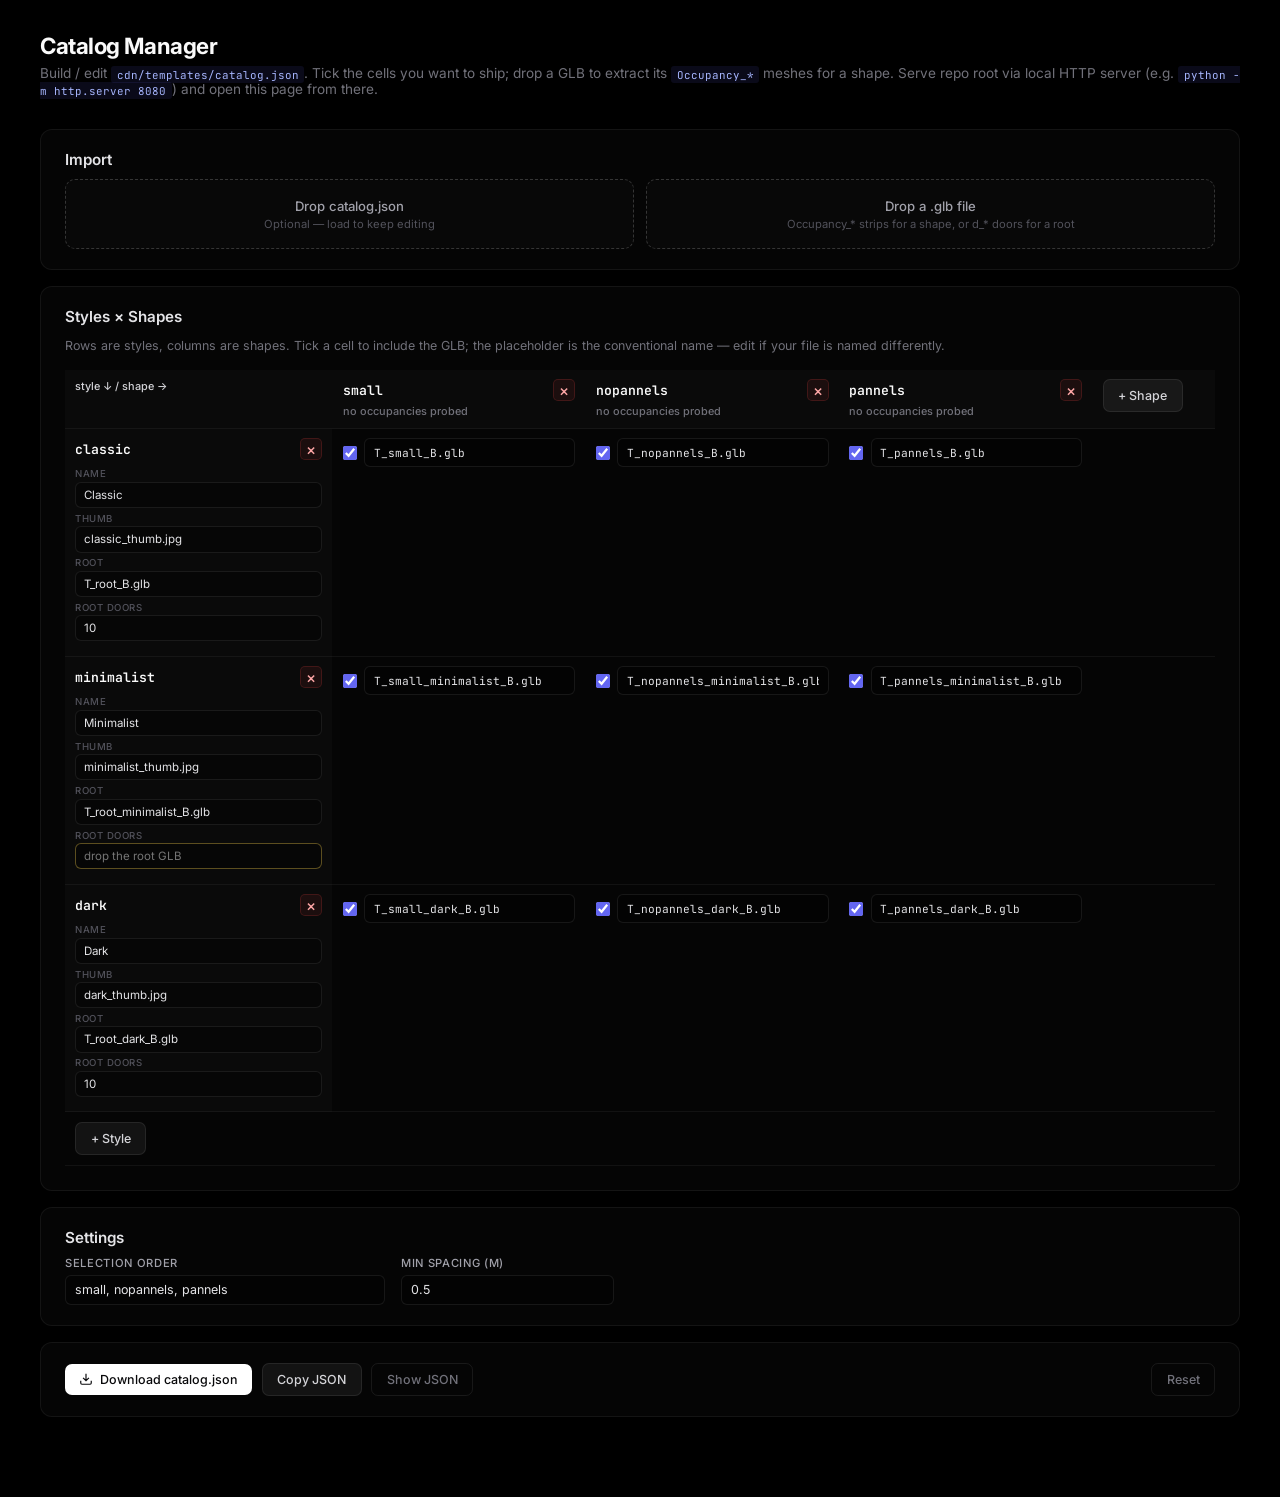
<file: tools/catalog-manager.html>
<!DOCTYPE html>
<html lang="en">
<head>
  <meta charset="UTF-8">
  <title>OpenVGAL Catalog Manager</title>
  <link rel="preconnect" href="https://fonts.googleapis.com">
  <link rel="preconnect" href="https://fonts.gstatic.com" crossorigin>
  <link href="https://fonts.googleapis.com/css2?family=Inter:wght@400;500;600;700&family=JetBrains+Mono:wght@400;500&display=swap" rel="stylesheet">
  <style>
    * { margin: 0; padding: 0; box-sizing: border-box; }
    body {
      font-family: 'Inter', -apple-system, BlinkMacSystemFont, system-ui, sans-serif;
      background: #000; color: #d4d4d8;
      min-height: 100vh; padding: 2rem 1.5rem 4rem;
      -webkit-font-smoothing: antialiased;
    }
    .wrap { max-width: 1200px; margin: 0 auto; }
    h1 { color: #fafafa; font-size: 1.4rem; font-weight: 700; letter-spacing: -0.02em; margin-bottom: 0.4rem; }
    .sub { color: #71717a; font-size: 0.85rem; margin-bottom: 2rem; }
    .sub code { background: rgba(99,102,241,0.1); color: #a5b4fc; padding: 0.1rem 0.35rem; border-radius: 3px; font-family: 'JetBrains Mono', monospace; font-size: 0.8em; }

    .section { background: rgba(255,255,255,0.02); border: 1px solid rgba(255,255,255,0.06); border-radius: 12px; padding: 1.25rem 1.5rem; margin-bottom: 1rem; }
    .section h2 { color: #e4e4e7; font-size: 0.95rem; font-weight: 600; margin-bottom: 0.6rem; }
    .section .hint { color: #71717a; font-size: 0.78rem; line-height: 1.6; margin-bottom: 0.85rem; }
    .section .hint code { background: rgba(99,102,241,0.1); color: #a5b4fc; padding: 0.05rem 0.3rem; border-radius: 3px; font-family: 'JetBrains Mono', monospace; font-size: 0.85em; }

    .drop {
      border: 1.5px dashed rgba(255,255,255,0.18); border-radius: 10px;
      padding: 1.1rem; text-align: center; cursor: pointer;
      transition: all 0.2s; background: rgba(255,255,255,0.015);
    }
    .drop:hover { border-color: rgba(99,102,241,0.3); background: rgba(99,102,241,0.04); }
    .drop.over { border-color: #6366f1; border-style: solid; background: rgba(99,102,241,0.08); }
    .drop .lbl { color: #a1a1aa; font-size: 0.82rem; font-weight: 500; }
    .drop .sublbl { color: #52525b; font-size: 0.7rem; margin-top: 0.2rem; }
    input[type="file"] { display: none; }

    .btn {
      display: inline-flex; align-items: center; justify-content: center; gap: 0.4rem; border: none;
      padding: 0.5rem 0.9rem; border-radius: 7px; font-size: 0.78rem; font-weight: 500;
      cursor: pointer; font-family: inherit; transition: all 0.15s;
    }
    .btn:disabled { opacity: 0.4; cursor: not-allowed; }
    .btn-primary { background: #fff; color: #09090b; }
    .btn-primary:hover:not(:disabled) { opacity: 0.92; transform: translateY(-1px); }
    .btn-default { background: rgba(255,255,255,0.06); color: #d4d4d8; border: 1px solid rgba(255,255,255,0.08); }
    .btn-default:hover:not(:disabled) { background: rgba(255,255,255,0.1); }
    .btn-subtle { background: transparent; color: #71717a; border: 1px solid rgba(255,255,255,0.08); }
    .btn-subtle:hover:not(:disabled) { background: rgba(255,255,255,0.04); color: #a1a1aa; }
    .btn-danger { background: rgba(239,68,68,0.08); color: #fca5a5; border: 1px solid rgba(239,68,68,0.18); }
    .btn-danger:hover:not(:disabled) { background: rgba(239,68,68,0.14); }
    .btn-icon { width: 22px; height: 22px; padding: 0; font-size: 0.95rem; line-height: 1; border-radius: 5px; }

    .row { display: flex; gap: 0.6rem; flex-wrap: wrap; align-items: center; }
    .grid-2 { display: grid; grid-template-columns: 1fr 1fr; gap: 0.75rem; }
    @media (max-width: 760px) { .grid-2 { grid-template-columns: 1fr; } }

    label.inline { font-size: 0.78rem; color: #a1a1aa; display: flex; align-items: center; gap: 0.4rem; }
    input[type="text"] {
      background: rgba(0,0,0,0.35); border: 1px solid rgba(255,255,255,0.08);
      color: #e4e4e7; padding: 0.4rem 0.55rem; border-radius: 6px;
      font-size: 0.78rem; font-family: inherit; outline: none; transition: border-color 0.15s;
      width: 100%;
    }
    input[type="text"]:focus { border-color: rgba(99,102,241,0.4); }
    input[type="text"]:disabled { opacity: 0.35; }

    /* Matrix */
    .matrix-wrap { overflow-x: auto; margin: 0 -0.25rem; padding: 0 0.25rem 0.25rem; }
    table.matrix { border-collapse: separate; border-spacing: 0; min-width: 100%; }
    table.matrix th, table.matrix td {
      padding: 0.6rem 0.65rem; vertical-align: top;
      border-bottom: 1px solid rgba(255,255,255,0.05);
    }
    table.matrix th {
      background: rgba(255,255,255,0.02); text-align: left;
      color: #d4d4d8; font-weight: 500;
    }
    .corner { font-size: 0.68rem; color: #52525b; font-weight: 400; min-width: 240px; }
    .shape-head { min-width: 180px; }
    .shape-head-row { display: flex; align-items: center; justify-content: space-between; gap: 0.4rem; }
    .shape-name { font-family: 'JetBrains Mono', monospace; color: #fafafa; font-weight: 600; font-size: 0.82rem; }
    .shape-meta { color: #71717a; font-size: 0.68rem; margin-top: 0.2rem; }
    .add-head { min-width: 110px; vertical-align: middle; text-align: left; }

    .style-head {
      min-width: 240px; max-width: 260px;
      background: rgba(255,255,255,0.02);
    }
    .style-id-row { display: flex; align-items: center; justify-content: space-between; gap: 0.4rem; margin-bottom: 0.5rem; }
    .style-id { font-family: 'JetBrains Mono', monospace; color: #fafafa; font-weight: 600; font-size: 0.82rem; }
    .style-field { display: flex; flex-direction: column; gap: 0.15rem; margin-bottom: 0.3rem; }
    .style-field-label { font-size: 0.6rem; color: #52525b; text-transform: uppercase; letter-spacing: 0.05em; font-weight: 500; }
    .style-field input { font-size: 0.72rem; padding: 0.32rem 0.5rem; }
    .style-field input.missing { border-color: rgba(252,211,77,0.35); }

    .glb-cell { min-width: 200px; }
    .glb-cell-row { display: flex; align-items: center; gap: 0.45rem; }
    .glb-cell input[type="checkbox"] {
      width: 14px; height: 14px; cursor: pointer; flex-shrink: 0;
      accent-color: #6366f1;
    }
    .glb-cell input[type="text"] { font-family: 'JetBrains Mono', monospace; font-size: 0.7rem; }

    .add-style-row td { background: transparent; padding: 0.7rem 0.5rem; }
    .matrix-empty { color: #52525b; font-size: 0.78rem; padding: 1rem; text-align: center; font-style: italic; }

    .preview {
      background: rgba(0,0,0,0.45); border: 1px solid rgba(255,255,255,0.05);
      border-radius: 8px; padding: 0.85rem 1rem;
      font-family: 'JetBrains Mono', 'Consolas', monospace; font-size: 0.7rem; line-height: 1.55;
      color: #a1a1aa; max-height: 380px; overflow: auto; white-space: pre;
      margin-top: 0.85rem;
    }
    .log {
      font-family: 'JetBrains Mono', monospace; font-size: 0.7rem; color: #71717a;
      background: rgba(0,0,0,0.3); border: 1px solid rgba(255,255,255,0.04); border-radius: 6px;
      padding: 0.55rem 0.8rem; max-height: 140px; overflow: auto; line-height: 1.5;
      white-space: pre-wrap; word-break: break-word; margin-top: 0.85rem;
    }
    .log .ok { color: #6ee7b7; } .log .warn { color: #fcd34d; } .log .err { color: #fca5a5; }

    .settings-row { display: flex; gap: 1rem; flex-wrap: wrap; align-items: flex-end; }
    .settings-row .field { display: flex; flex-direction: column; gap: 0.3rem; }
    .field-label { color: #a1a1aa; font-size: 0.7rem; text-transform: uppercase; letter-spacing: 0.06em; font-weight: 500; }
    .settings-row .field input { min-width: 320px; }
    .settings-row .field.short input { min-width: 100px; }
  </style>
</head>
<body>
  <div class="wrap">
    <h1>Catalog Manager</h1>
    <p class="sub">
      Build / edit <code>cdn/templates/catalog.json</code>. Tick the cells you want to ship; drop a GLB to extract its <code>Occupancy_*</code> meshes for a shape. Serve repo root via local HTTP server (e.g. <code>python -m http.server 8080</code>) and open this page from there.
    </p>

    <div class="section">
      <h2>Import</h2>
      <div class="grid-2">
        <div class="drop" id="catalogDrop">
          <div class="lbl">Drop catalog.json</div>
          <div class="sublbl">Optional — load to keep editing</div>
          <input type="file" id="catalogInput" accept="application/json,.json">
        </div>
        <div class="drop" id="glbDrop">
          <div class="lbl">Drop a .glb file</div>
          <div class="sublbl">Occupancy_* strips for a shape, or d_* doors for a root</div>
          <input type="file" id="glbInput" accept=".glb,model/gltf-binary">
        </div>
      </div>
      <div class="log" id="probeLog" style="display:none;"></div>
    </div>

    <div class="section">
      <h2>Styles &times; Shapes</h2>
      <div class="hint">Rows are styles, columns are shapes. Tick a cell to include the GLB; the placeholder is the conventional name &mdash; edit if your file is named differently.</div>
      <div class="matrix-wrap">
        <table class="matrix" id="matrix"></table>
      </div>
    </div>

    <div class="section">
      <h2>Settings</h2>
      <div class="settings-row">
        <div class="field">
          <span class="field-label">Selection order</span>
          <input type="text" id="selectionOrderInput" placeholder="small, nopannels, pannels">
        </div>
        <div class="field short">
          <span class="field-label">Min spacing (m)</span>
          <input type="text" id="minSpacingInput" placeholder="0.5">
        </div>
      </div>
    </div>

    <div class="section">
      <div class="row">
        <button class="btn btn-primary" id="downloadBtn">
          <svg width="14" height="14" viewBox="0 0 24 24" fill="none" stroke="currentColor" stroke-width="2"><path d="M21 15v4a2 2 0 01-2 2H5a2 2 0 01-2-2v-4M7 10l5 5 5-5M12 15V3"/></svg>
          Download catalog.json
        </button>
        <button class="btn btn-default" id="copyBtn">Copy JSON</button>
        <button class="btn btn-subtle" id="toggleJsonBtn">Show JSON</button>
        <button class="btn btn-subtle" id="resetBtn" style="margin-left:auto;">Reset</button>
      </div>
      <div class="preview" id="preview" style="display:none;"></div>
    </div>
  </div>

  <script src="../babylon.js"></script>
  <script src="../babylonjs.loaders.min.js"></script>
  <script>
  (function() {
    'use strict';

    var catalog = {
      shapes: {},
      selectionOrder: ['small', 'nopannels', 'pannels'],
      minSpacing: 0.5,
      styles: {
        classic:    { name: 'Classic',    description: 'Mix of modern and classic materials',     thumbnail: 'classic_thumb.jpg',    root: 'T_root_B.glb',            rootDoors: 10, glbs: { small: 'T_small_B.glb',            nopannels: 'T_nopannels_B.glb',            pannels: 'T_pannels_B.glb' } },
        minimalist: { name: 'Minimalist', description: 'Clean lines, white walls, even lighting', thumbnail: 'minimalist_thumb.jpg', root: 'T_root_minimalist_B.glb',                glbs: { small: 'T_small_minimalist_B.glb', nopannels: 'T_nopannels_minimalist_B.glb', pannels: 'T_pannels_minimalist_B.glb' } },
        dark:       { name: 'Dark',       description: 'Dark walls, backlight type of frames',    thumbnail: 'dark_thumb.jpg',       root: 'T_root_dark_B.glb',       rootDoors: 10, glbs: { small: 'T_small_dark_B.glb',       nopannels: 'T_nopannels_dark_B.glb',       pannels: 'T_pannels_dark_B.glb' } }
      }
    };

    var dom = {
      catalogDrop:   document.getElementById('catalogDrop'),
      catalogInput:  document.getElementById('catalogInput'),
      glbDrop:       document.getElementById('glbDrop'),
      glbInput:      document.getElementById('glbInput'),
      probeLog:      document.getElementById('probeLog'),
      matrix:        document.getElementById('matrix'),
      selOrder:      document.getElementById('selectionOrderInput'),
      minSpacing:    document.getElementById('minSpacingInput'),
      preview:       document.getElementById('preview'),
      downloadBtn:   document.getElementById('downloadBtn'),
      copyBtn:       document.getElementById('copyBtn'),
      toggleJsonBtn: document.getElementById('toggleJsonBtn'),
      resetBtn:      document.getElementById('resetBtn')
    };

    function log(msg, kind) {
      dom.probeLog.style.display = '';
      var line = document.createElement('div');
      if (kind) line.className = kind;
      line.textContent = msg;
      dom.probeLog.appendChild(line);
      dom.probeLog.scrollTop = dom.probeLog.scrollHeight;
    }

    // === GLB probe — mirrors site/js/gallery-generator.js extractOccupanciesFromGLB
    // and countDoorsInGLB; one scene load answers both. ===
    async function probeGLB(file) {
      if (typeof BABYLON === 'undefined' || typeof BABYLON.GLTFFileLoader === 'undefined') {
        throw new Error('Babylon.js not loaded — serve this page via local HTTP server from repo root.');
      }
      var engine = new BABYLON.NullEngine();
      var scene = new BABYLON.Scene(engine);
      try {
        var url = URL.createObjectURL(file);
        await BABYLON.SceneLoader.AppendAsync('', url, scene, null, '.glb');
        URL.revokeObjectURL(url);

        // Door slots — same rule as declarations.js regul_exp_door.
        var doorCount = scene.meshes.filter(function(m) { return /^d_/.test(m.name); }).length;

        var meshes = scene.meshes.filter(function(m) { return /^Occupancy_\d+/i.test(m.name); });
        meshes.sort(function(a, b) {
          var na = parseInt(a.name.replace(/^Occupancy_/i, ''), 10) || 0;
          var nb = parseInt(b.name.replace(/^Occupancy_/i, ''), 10) || 0;
          return na - nb;
        });

        var result = [];
        for (var i = 0; i < meshes.length; i++) {
          var mesh = meshes[i];
          mesh.computeWorldMatrix(true);
          mesh.refreshBoundingInfo();
          var worldMatrix = mesh.getWorldMatrix();
          var bb = mesh.getBoundingInfo().boundingBox;
          var center = bb.centerWorld;

          var normalsData = mesh.getVerticesData(BABYLON.VertexBuffer.NormalKind);
          if (!normalsData || normalsData.length < 3) {
            log('Skipping ' + mesh.name + ' (no normals)', 'warn');
            continue;
          }
          var localN = new BABYLON.Vector3(normalsData[0], normalsData[1], normalsData[2]);
          var worldN = BABYLON.Vector3.TransformNormal(localN, worldMatrix);
          worldN.normalize();

          var alongAxis = BABYLON.Vector3.Cross(worldN, BABYLON.Axis.Y);
          if (alongAxis.length() < 1e-6) {
            log('Skipping ' + mesh.name + ' (horizontal wall)', 'warn');
            continue;
          }
          alongAxis.normalize();

          var positions = mesh.getVerticesData(BABYLON.VertexBuffer.PositionKind);
          var minProj = Infinity, maxProj = -Infinity;
          for (var j = 0; j < positions.length; j += 3) {
            var v = BABYLON.Vector3.TransformCoordinates(
              new BABYLON.Vector3(positions[j], positions[j + 1], positions[j + 2]),
              worldMatrix
            );
            var p = BABYLON.Vector3.Dot(v, alongAxis);
            if (p < minProj) minProj = p;
            if (p > maxProj) maxProj = p;
          }
          var width = maxProj - minProj;

          result.push({
            name: mesh.name,
            center: [round(center.x), round(center.y), round(center.z)],
            normal: [round(worldN.x), round(worldN.y), round(worldN.z)],
            width: round(width)
          });
        }
        return { occupancies: result, doorCount: doorCount };
      } finally {
        scene.dispose();
        engine.dispose();
      }
    }

    function round(n) { return Math.round(n * 1000) / 1000; }

    function inferShapeIdFromFilename(name) {
      var lower = name.toLowerCase();
      if (lower.indexOf('small')     !== -1) return 'small';
      if (lower.indexOf('nopannels') !== -1) return 'nopannels';
      if (lower.indexOf('pannels')   !== -1) return 'pannels';
      return null;
    }

    // Styles that name this filename as their hub template.
    function stylesUsingRoot(fileName) {
      return Object.keys(catalog.styles).filter(function(sid) {
        return (catalog.styles[sid].root || '') === fileName;
      });
    }

    async function handleGLB(file) {
      log('Probing ' + file.name + '...');
      try {
        var probe = await probeGLB(file);
        var occupancies = probe.occupancies;

        // Root GLB: record its door budget on every style that points at it.
        var rootStyles = stylesUsingRoot(file.name);
        if (rootStyles.length > 0) {
          if (probe.doorCount === 0) {
            log('No d_* door meshes in ' + file.name + ' — rootDoors not set', 'warn');
          } else {
            rootStyles.forEach(function(sid) { catalog.styles[sid].rootDoors = probe.doorCount; });
            log('Found ' + probe.doorCount + ' doors in ' + file.name + ' → rootDoors for ' + rootStyles.join(', '), 'ok');
            renderAll();
          }
          if (occupancies.length === 0) return;
        } else if (probe.doorCount > 0 && occupancies.length === 0) {
          log(file.name + ' has ' + probe.doorCount + ' doors but no style names it as root — set the style\'s root field first', 'warn');
          return;
        }

        if (occupancies.length === 0) {
          log('No Occupancy_* meshes found in ' + file.name, 'warn');
          return;
        }
        log('Found ' + occupancies.length + ' Occupancy meshes in ' + file.name, 'ok');

        var suggested = inferShapeIdFromFilename(file.name) || 'shape';
        var shapeId = prompt('Shape id for ' + file.name + ' (existing ids overwrite):', suggested);
        if (!shapeId) return;
        shapeId = shapeId.trim();
        if (!shapeId) return;

        catalog.shapes[shapeId] = { occupancies: occupancies };
        log('Saved shape "' + shapeId + '" (' + occupancies.length + ' occupancies)', 'ok');
        renderAll();
      } catch (e) {
        log('Error: ' + e.message, 'err');
        console.error(e);
      }
    }

    // Default conventional GLB filename for a (shape, style) cell.
    function defaultGlbName(shapeId, styleId) {
      return 'T_' + shapeId + '_' + styleId + '.glb';
    }

    // Ensure every shape referenced anywhere has an entry in catalog.shapes.
    function normalizeCatalog() {
      var referenced = {};
      (catalog.selectionOrder || []).forEach(function(s) { referenced[s] = true; });
      Object.keys(catalog.styles || {}).forEach(function(sid) {
        var glbs = (catalog.styles[sid] && catalog.styles[sid].glbs) || {};
        Object.keys(glbs).forEach(function(k) { referenced[k] = true; });
      });
      Object.keys(referenced).forEach(function(shapeId) {
        if (!catalog.shapes[shapeId]) catalog.shapes[shapeId] = { occupancies: [] };
      });
    }

    // === Matrix rendering ===
    function renderMatrix() {
      dom.matrix.innerHTML = '';
      var shapeIds = Object.keys(catalog.shapes);
      var styleIds = Object.keys(catalog.styles);

      // Header row
      var thead = document.createElement('thead');
      var headRow = document.createElement('tr');
      var corner = document.createElement('th');
      corner.className = 'corner';
      corner.textContent = 'style ↓  /  shape →';
      headRow.appendChild(corner);

      shapeIds.forEach(function(shapeId) {
        var th = document.createElement('th');
        th.className = 'shape-head';

        var topRow = document.createElement('div');
        topRow.className = 'shape-head-row';
        var name = document.createElement('span');
        name.className = 'shape-name';
        name.textContent = shapeId;
        var rm = document.createElement('button');
        rm.className = 'btn btn-danger btn-icon';
        rm.textContent = '×';
        rm.title = 'Remove shape';
        rm.addEventListener('click', function() {
          if (!confirm('Remove shape "' + shapeId + '"? It will also be removed from all styles.')) return;
          delete catalog.shapes[shapeId];
          Object.keys(catalog.styles).forEach(function(sid) {
            if (catalog.styles[sid].glbs) delete catalog.styles[sid].glbs[shapeId];
          });
          catalog.selectionOrder = (catalog.selectionOrder || []).filter(function(s) { return s !== shapeId; });
          renderAll();
        });
        topRow.appendChild(name);
        topRow.appendChild(rm);
        th.appendChild(topRow);

        var meta = document.createElement('div');
        meta.className = 'shape-meta';
        var occCount = ((catalog.shapes[shapeId] || {}).occupancies || []).length;
        meta.textContent = occCount > 0 ? occCount + ' occupancies' : 'no occupancies probed';
        th.appendChild(meta);

        headRow.appendChild(th);
      });

      // + Shape header cell
      var addShapeTh = document.createElement('th');
      addShapeTh.className = 'add-head';
      var addShapeBtn = document.createElement('button');
      addShapeBtn.className = 'btn btn-default';
      addShapeBtn.textContent = '+ Shape';
      addShapeBtn.addEventListener('click', function() {
        var id = prompt('New shape id (e.g. small, nopannels):');
        if (!id) return;
        id = id.trim();
        if (!id) return;
        if (catalog.shapes[id]) { alert('Shape "' + id + '" already exists.'); return; }
        catalog.shapes[id] = { occupancies: [] };
        renderAll();
      });
      addShapeTh.appendChild(addShapeBtn);
      headRow.appendChild(addShapeTh);

      thead.appendChild(headRow);
      dom.matrix.appendChild(thead);

      // Body
      var tbody = document.createElement('tbody');

      if (styleIds.length === 0 && shapeIds.length === 0) {
        var empty = document.createElement('tr');
        var emptyTd = document.createElement('td');
        emptyTd.colSpan = 2;
        emptyTd.className = 'matrix-empty';
        emptyTd.textContent = 'No styles or shapes yet. Drop a catalog.json or a GLB above, or add one below.';
        empty.appendChild(emptyTd);
        tbody.appendChild(empty);
      }

      styleIds.forEach(function(styleId) {
        var style = catalog.styles[styleId];
        style.glbs = style.glbs || {};

        var tr = document.createElement('tr');

        // Style header column
        var headTd = document.createElement('td');
        headTd.className = 'style-head';

        var idRow = document.createElement('div');
        idRow.className = 'style-id-row';
        var idLabel = document.createElement('span');
        idLabel.className = 'style-id';
        idLabel.textContent = styleId;
        var rmStyle = document.createElement('button');
        rmStyle.className = 'btn btn-danger btn-icon';
        rmStyle.textContent = '×';
        rmStyle.title = 'Remove style';
        rmStyle.addEventListener('click', function() {
          if (!confirm('Remove style "' + styleId + '"?')) return;
          delete catalog.styles[styleId];
          renderAll();
        });
        idRow.appendChild(idLabel);
        idRow.appendChild(rmStyle);
        headTd.appendChild(idRow);

        [
          { key: 'name',      label: 'name',  placeholder: 'Display name' },
          { key: 'thumbnail', label: 'thumb', placeholder: styleId + '_thumb.jpg' },
          { key: 'root',      label: 'root',  placeholder: 'T_root_' + styleId + '_B.glb' },
          { key: 'rootDoors', label: 'root doors', placeholder: 'drop the root GLB', numeric: true }
        ].forEach(function(field) {
          var wrap = document.createElement('div');
          wrap.className = 'style-field';
          var lbl = document.createElement('span');
          lbl.className = 'style-field-label';
          lbl.textContent = field.label;
          var input = document.createElement('input');
          input.type = 'text';
          input.placeholder = field.placeholder;
          input.value = style[field.key] != null ? String(style[field.key]) : '';
          if (field.numeric && !(style[field.key] > 0)) input.classList.add('missing');
          input.addEventListener('input', function() {
            if (field.numeric) {
              var n = parseInt(input.value, 10);
              if (n > 0) style[field.key] = n; else delete style[field.key];
              input.classList.toggle('missing', !(style[field.key] > 0));
            } else {
              style[field.key] = input.value;
            }
            updatePreview();
          });
          wrap.appendChild(lbl);
          wrap.appendChild(input);
          headTd.appendChild(wrap);
        });

        tr.appendChild(headTd);

        // GLB cells
        shapeIds.forEach(function(shapeId) {
          var td = document.createElement('td');
          td.className = 'glb-cell';
          var rowDiv = document.createElement('div');
          rowDiv.className = 'glb-cell-row';

          var current = style.glbs[shapeId] || '';
          var checked = !!current;

          var checkbox = document.createElement('input');
          checkbox.type = 'checkbox';
          checkbox.checked = checked;

          var input = document.createElement('input');
          input.type = 'text';
          input.placeholder = defaultGlbName(shapeId, styleId);
          input.value = current;
          input.disabled = !checked;

          checkbox.addEventListener('change', function() {
            if (checkbox.checked) {
              if (!input.value) input.value = defaultGlbName(shapeId, styleId);
              style.glbs[shapeId] = input.value;
              input.disabled = false;
            } else {
              delete style.glbs[shapeId];
              input.disabled = true;
            }
            updatePreview();
          });

          input.addEventListener('input', function() {
            if (input.value) {
              style.glbs[shapeId] = input.value;
              if (!checkbox.checked) checkbox.checked = true;
            } else {
              delete style.glbs[shapeId];
            }
            updatePreview();
          });

          rowDiv.appendChild(checkbox);
          rowDiv.appendChild(input);
          td.appendChild(rowDiv);
          tr.appendChild(td);
        });

        // Empty cell under "+ Shape" header
        tr.appendChild(document.createElement('td'));
        tbody.appendChild(tr);
      });

      // + Style row
      var addRow = document.createElement('tr');
      addRow.className = 'add-style-row';
      var addTd = document.createElement('td');
      addTd.colSpan = shapeIds.length + 2;
      var addStyleBtn = document.createElement('button');
      addStyleBtn.className = 'btn btn-default';
      addStyleBtn.textContent = '+ Style';
      addStyleBtn.addEventListener('click', function() {
        var id = prompt('New style id (e.g. dark, vintage):');
        if (!id) return;
        id = id.trim();
        if (!id) return;
        if (catalog.styles[id]) { alert('Style "' + id + '" already exists.'); return; }
        catalog.styles[id] = {
          name: id.charAt(0).toUpperCase() + id.slice(1),
          description: '',
          thumbnail: id + '_thumb.jpg',
          root: 'T_root_' + id + '_B.glb',
          glbs: {}
        };
        renderAll();
      });
      addTd.appendChild(addStyleBtn);
      addRow.appendChild(addTd);
      tbody.appendChild(addRow);

      dom.matrix.appendChild(tbody);
    }

    function syncControlsFromCatalog() {
      dom.selOrder.value = (catalog.selectionOrder || []).join(', ');
      dom.minSpacing.value = catalog.minSpacing != null ? String(catalog.minSpacing) : '0.5';
    }

    function syncControlsToCatalog() {
      catalog.selectionOrder = dom.selOrder.value.split(',').map(function(s) { return s.trim(); }).filter(Boolean);
      var ms = parseFloat(dom.minSpacing.value);
      catalog.minSpacing = isFinite(ms) && ms > 0 ? ms : 0.5;
    }

    function buildOutput() {
      return {
        shapes: catalog.shapes,
        selectionOrder: catalog.selectionOrder,
        minSpacing: catalog.minSpacing,
        styles: catalog.styles
      };
    }

    // A style without rootDoors falls back to a runtime GLB probe, or worse to a
    // hardcoded guess — so block the export path on it rather than shipping it.
    function confirmExport() {
      var missing = Object.keys(catalog.styles).filter(function(sid) {
        return !(catalog.styles[sid].rootDoors > 0);
      });
      if (missing.length === 0) return true;
      log('Missing rootDoors: ' + missing.join(', '), 'warn');
      return confirm(
        'These styles have no rootDoors: ' + missing.join(', ') + '.\n\n' +
        'Drop each style\'s root GLB to fill it in. Without it the generator probes the ' +
        'GLB at build time, or assumes 10 doors if that fails.\n\nExport anyway?'
      );
    }

    function updatePreview() {
      syncControlsToCatalog();
      if (dom.preview.style.display !== 'none') {
        dom.preview.textContent = JSON.stringify(buildOutput(), null, 2);
      }
    }

    function renderAll() {
      normalizeCatalog();
      renderMatrix();
      syncControlsFromCatalog();
      updatePreview();
    }

    // === File handling helpers ===
    function bindDrop(zone, input, onFile) {
      zone.addEventListener('click', function() { input.click(); });
      zone.addEventListener('dragover', function(e) { e.preventDefault(); zone.classList.add('over'); });
      zone.addEventListener('dragleave', function() { zone.classList.remove('over'); });
      zone.addEventListener('drop', function(e) {
        e.preventDefault(); zone.classList.remove('over');
        var files = Array.from(e.dataTransfer.files);
        for (var i = 0; i < files.length; i++) onFile(files[i]);
      });
      input.addEventListener('change', function(e) {
        var files = Array.from(e.target.files);
        for (var i = 0; i < files.length; i++) onFile(files[i]);
        input.value = '';
      });
    }

    bindDrop(dom.glbDrop, dom.glbInput, handleGLB);

    bindDrop(dom.catalogDrop, dom.catalogInput, function(file) {
      var reader = new FileReader();
      reader.onload = function(ev) {
        try {
          var parsed = JSON.parse(ev.target.result);
          if (parsed.shapes) catalog.shapes = parsed.shapes;
          if (Array.isArray(parsed.selectionOrder)) catalog.selectionOrder = parsed.selectionOrder;
          if (parsed.minSpacing != null) catalog.minSpacing = parsed.minSpacing;
          if (parsed.styles) catalog.styles = parsed.styles;
          log('Loaded catalog.json (' + Object.keys(catalog.shapes).length + ' shapes, ' + Object.keys(catalog.styles).length + ' styles)', 'ok');
          renderAll();
        } catch (e) {
          log('Failed to parse catalog: ' + e.message, 'err');
        }
      };
      reader.readAsText(file);
    });

    [dom.selOrder, dom.minSpacing].forEach(function(el) {
      el.addEventListener('input', updatePreview);
    });

    dom.downloadBtn.addEventListener('click', function() {
      syncControlsToCatalog();
      if (!confirmExport()) return;
      var json = JSON.stringify(buildOutput(), null, 2);
      var blob = new Blob([json], { type: 'application/json' });
      var url = URL.createObjectURL(blob);
      var a = document.createElement('a');
      a.href = url; a.download = 'catalog.json';
      document.body.appendChild(a); a.click(); document.body.removeChild(a);
      URL.revokeObjectURL(url);
    });

    dom.copyBtn.addEventListener('click', function() {
      syncControlsToCatalog();
      if (!confirmExport()) return;
      navigator.clipboard.writeText(JSON.stringify(buildOutput(), null, 2)).then(function() {
        dom.copyBtn.textContent = 'Copied';
        setTimeout(function() { dom.copyBtn.textContent = 'Copy JSON'; }, 1200);
      });
    });

    dom.toggleJsonBtn.addEventListener('click', function() {
      var visible = dom.preview.style.display !== 'none';
      if (visible) {
        dom.preview.style.display = 'none';
        dom.toggleJsonBtn.textContent = 'Show JSON';
      } else {
        dom.preview.style.display = '';
        dom.toggleJsonBtn.textContent = 'Hide JSON';
        updatePreview();
      }
    });

    dom.resetBtn.addEventListener('click', function() {
      if (!confirm('Reset everything?')) return;
      catalog.shapes = {};
      catalog.selectionOrder = ['small', 'nopannels', 'pannels'];
      catalog.minSpacing = 0.5;
      // Keep styles intact — they're user-edited.
      renderAll();
    });

    renderAll();
  })();
  </script>
</body>
</html>
</file>
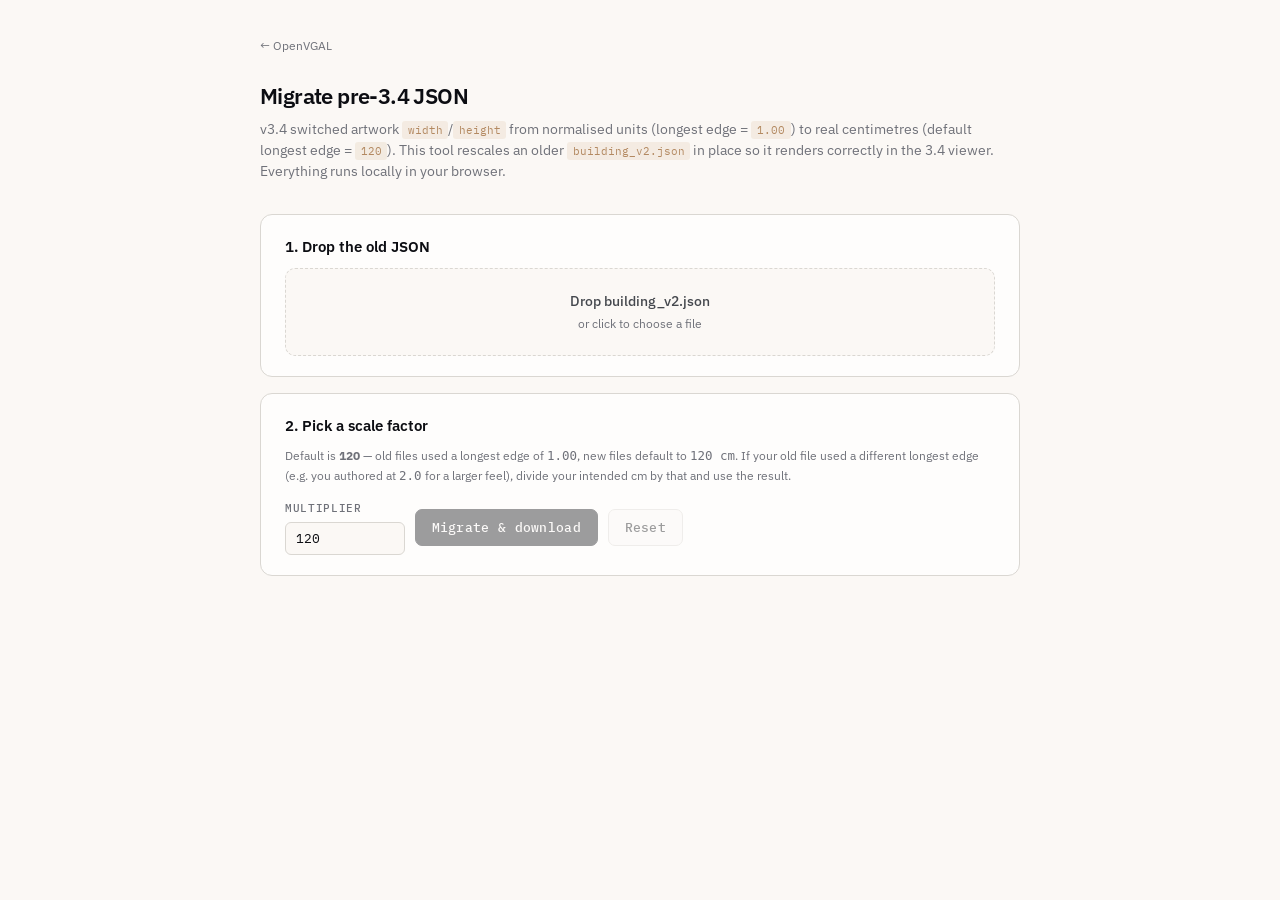
<file: tools/migrate-pre34.html>
<!DOCTYPE html>
<html lang="en">
<head>
  <meta charset="UTF-8">
  <title>OpenVGAL — Migrate pre-3.4 JSON</title>
  <link rel="icon" href="data:image/svg+xml,<svg xmlns='http://www.w3.org/2000/svg' viewBox='0 0 256 256'><rect width='256' height='256' fill='%23faf8f3'/><polygon points='35.84,35.84 220.16,35.84 161.18,87.14 94.82,87.14' fill='%23fbf9f5'/><polygon points='35.84,35.84 94.82,87.14 94.82,153.5 35.84,220.16' fill='%23fefdfb'/><polygon points='220.16,35.84 161.18,87.14 161.18,153.5 220.16,220.16' fill='%23fefdfb'/><polygon points='35.84,220.16 220.16,220.16 161.18,153.5 94.82,153.5' fill='%23c89b6e'/><rect x='94.82' y='87.14' width='66.36' height='66.36' fill='%23fbf9f5'/><line x1='35.84' y1='35.84' x2='94.82' y2='87.14' stroke='%231c1c24' stroke-width='4.84'/><line x1='220.16' y1='35.84' x2='161.18' y2='87.14' stroke='%231c1c24' stroke-width='4.84'/><line x1='35.84' y1='220.16' x2='94.82' y2='153.5' stroke='%231c1c24' stroke-width='4.84'/><line x1='220.16' y1='220.16' x2='161.18' y2='153.5' stroke='%231c1c24' stroke-width='4.84'/><rect x='94.82' y='87.14' width='66.36' height='66.36' fill='none' stroke='%231c1c24' stroke-width='5.76'/><rect x='35.84' y='35.84' width='184.32' height='184.32' fill='none' stroke='%231c1c24' stroke-width='6.91'/></svg>">
  <link rel="preconnect" href="https://fonts.googleapis.com">
  <link rel="preconnect" href="https://fonts.gstatic.com" crossorigin>
  <link href="https://fonts.googleapis.com/css2?family=IBM+Plex+Mono:wght@400;500&family=IBM+Plex+Sans:wght@400;500;600;700&family=IBM+Plex+Serif:ital,wght@0,400;1,400;1,500&display=swap" rel="stylesheet">
  <style>
    /* ============================================================
       Migrate tool — "Quiet Gallery" brand.
       Tokens copied verbatim from openvgal-meta/reference/brand.css.
       Visual shell only; markup IDs/classes and behavior unchanged.
       ============================================================ */
    :root {
      --paper:     oklch(0.98 0.005 70);
      --paper-2:   oklch(0.962 0.008 75);
      --room:      oklch(0.995 0.002 80);
      --room-2:    oklch(0.985 0.004 80);
      --ink:       oklch(0.16 0.01 270);
      --ink-2:     oklch(0.40 0.012 270);
      --ink-3:     oklch(0.55 0.012 270);
      --rule:      oklch(0.88 0.008 80);
      --rule-soft: oklch(0.92 0.006 80);
      --wood:      oklch(0.78 0.065 68);
      --wood-deep: oklch(0.66 0.075 64);
      --font-sans:  "IBM Plex Sans", system-ui, sans-serif;
      --font-serif: "IBM Plex Serif", Georgia, serif;
      --font-mono:  "IBM Plex Mono", ui-monospace, monospace;
    }

    * { margin: 0; padding: 0; box-sizing: border-box; }
    body {
      font-family: var(--font-sans);
      background: var(--paper); color: var(--ink-2);
      min-height: 100vh; padding: 2rem 1.5rem 4rem;
      -webkit-font-smoothing: antialiased; line-height: 1.5;
    }
    .wrap { max-width: 760px; margin: 0 auto; }
    h1 { font-family: var(--font-sans); color: var(--ink); font-size: 1.4rem; font-weight: 600; letter-spacing: -0.6px; margin-bottom: 0.4rem; }
    .sub { color: var(--ink-3); font-size: 0.85rem; margin-bottom: 2rem; line-height: 1.55; }
    .sub code { background: color-mix(in oklab, var(--wood) 18%, transparent); color: var(--wood-deep); padding: 0.1rem 0.35rem; border-radius: 3px; font-family: var(--font-mono); font-size: 0.8em; }

    .section { background: var(--room); border: 1px solid var(--rule); border-radius: 12px; padding: 1.25rem 1.5rem; margin-bottom: 1rem; }
    .section h2 { font-family: var(--font-sans); color: var(--ink); font-size: 0.95rem; font-weight: 600; margin-bottom: 0.6rem; }
    .section .hint { color: var(--ink-3); font-size: 0.78rem; line-height: 1.6; margin-bottom: 0.85rem; }

    .drop {
      border: 1.5px dashed var(--rule); border-radius: 10px;
      padding: 1.4rem; text-align: center; cursor: pointer;
      transition: all 0.2s; background: var(--paper);
    }
    .drop:hover { border-color: color-mix(in oklab, var(--wood) 55%, transparent); background: color-mix(in oklab, var(--wood) 6%, transparent); }
    .drop.over { border-color: var(--wood-deep); border-style: solid; background: color-mix(in oklab, var(--wood) 12%, transparent); }
    .drop .lbl { color: var(--ink-2); font-size: 0.85rem; font-weight: 500; }
    .drop .sublbl { color: var(--ink-3); font-size: 0.72rem; margin-top: 0.25rem; }
    input[type="file"] { display: none; }

    .btn {
      display: inline-flex; align-items: center; justify-content: center; gap: 0.4rem;
      padding: 0.55rem 1rem; border-radius: 7px; font-size: 0.82rem; font-weight: 500;
      cursor: pointer; font-family: var(--font-mono); letter-spacing: 0.3px; transition: all 0.15s;
      border: 1px solid transparent;
    }
    .btn:disabled { opacity: 0.4; cursor: not-allowed; }
    .btn-primary { background: var(--ink); color: var(--paper); border-color: var(--ink); }
    .btn-primary:hover:not(:disabled) { background: transparent; color: var(--ink); transform: translateY(-1px); }
    .btn-default { background: var(--paper); color: var(--ink); border: 1px solid var(--rule); }
    .btn-default:hover:not(:disabled) { background: var(--paper-2); border-color: var(--ink-3); }

    .row { display: flex; gap: 0.6rem; flex-wrap: wrap; align-items: center; }

    .field { display: flex; flex-direction: column; gap: 0.3rem; }
    .field-label { font-family: var(--font-mono); color: var(--ink-3); font-size: 0.7rem; text-transform: uppercase; letter-spacing: 0.06em; font-weight: 500; }
    input[type="text"] {
      background: var(--paper); border: 1px solid var(--rule);
      color: var(--ink); padding: 0.45rem 0.6rem; border-radius: 6px;
      font-size: 0.82rem; font-family: var(--font-mono); outline: none;
      transition: border-color 0.15s; width: 120px;
    }
    input[type="text"]:focus { border-color: var(--wood-deep); }

    .stats { display: grid; grid-template-columns: repeat(auto-fit, minmax(140px, 1fr)); gap: 0.6rem; margin-top: 0.5rem; }
    .stat { background: var(--paper-2); border: 1px solid var(--rule-soft); border-radius: 8px; padding: 0.6rem 0.75rem; }
    .stat .k { font-family: var(--font-mono); color: var(--ink-3); font-size: 0.65rem; text-transform: uppercase; letter-spacing: 0.06em; }
    .stat .v { color: var(--ink); font-size: 0.95rem; font-weight: 600; font-family: var(--font-mono); margin-top: 0.2rem; }

    .log { background: var(--paper-2); border: 1px solid var(--rule-soft); border-radius: 6px; padding: 0.7rem 0.85rem; font-family: var(--font-mono); font-size: 0.72rem; line-height: 1.55; max-height: 220px; overflow-y: auto; }
    .log div { color: var(--ink-2); }
    .log .ok { color: oklch(0.52 0.13 150); } .log .warn { color: oklch(0.55 0.12 75); } .log .err { color: oklch(0.52 0.20 27); }

    .back { color: var(--ink-3); font-size: 0.75rem; text-decoration: none; display: inline-block; margin-bottom: 1.5rem; }
    .back:hover { color: var(--ink); }
  </style>
</head>
<body>
  <div class="wrap">
    <a class="back" href="../index.html">&larr; OpenVGAL</a>
    <h1>Migrate pre-3.4 JSON</h1>
    <p class="sub">
      v3.4 switched artwork <code>width</code>/<code>height</code> from normalised units
      (longest edge = <code>1.00</code>) to real centimetres (default longest edge =
      <code>120</code>). This tool rescales an older <code>building_v2.json</code> in place
      so it renders correctly in the 3.4 viewer. Everything runs locally in your browser.
    </p>

    <div class="section">
      <h2>1. Drop the old JSON</h2>
      <div class="drop" id="jsonDrop">
        <div class="lbl">Drop building_v2.json</div>
        <div class="sublbl">or click to choose a file</div>
        <input type="file" id="jsonInput" accept="application/json,.json">
      </div>
      <div class="log" id="info" style="display:none; margin-top: 0.85rem;"></div>
    </div>

    <div class="section">
      <h2>2. Pick a scale factor</h2>
      <div class="hint">
        Default is <strong>120</strong> &mdash; old files used a longest edge of <code>1.00</code>,
        new files default to <code>120 cm</code>. If your old file used a different
        longest edge (e.g. you authored at <code>2.0</code> for a larger feel), divide
        your intended cm by that and use the result.
      </div>
      <div class="row">
        <div class="field">
          <span class="field-label">Multiplier</span>
          <input type="text" id="multiplier" value="120">
        </div>
        <button class="btn btn-primary" id="downloadBtn" disabled>Migrate &amp; download</button>
        <button class="btn btn-default" id="resetBtn" disabled>Reset</button>
      </div>
    </div>
  </div>

  <script>
  (function() {
    'use strict';

    var state = { source: null, fileName: 'building_v2.json' };

    var dom = {
      jsonDrop:     document.getElementById('jsonDrop'),
      jsonInput:    document.getElementById('jsonInput'),
      info:         document.getElementById('info'),
      multiplier:   document.getElementById('multiplier'),
      downloadBtn:  document.getElementById('downloadBtn'),
      resetBtn:     document.getElementById('resetBtn')
    };

    function logLine(html, cls) {
      dom.info.style.display = '';
      var d = document.createElement('div');
      if (cls) d.className = cls;
      d.innerHTML = html;
      dom.info.appendChild(d);
      dom.info.scrollTop = dom.info.scrollHeight;
    }

    function clearLog() { dom.info.innerHTML = ''; dom.info.style.display = 'none'; }

    function eachImage(building, fn) {
      Object.keys(building).forEach(function(roomKey) {
        if (roomKey === 'Technical') return;
        var room = building[roomKey];
        if (!room || typeof room !== 'object') return;
        Object.keys(room).forEach(function(itemKey) {
          var item = room[itemKey];
          if (item && typeof item === 'object' && item.resource_type === 'image') {
            fn(item, roomKey, itemKey);
          }
        });
      });
    }

    function analyse(building) {
      var rooms = 0, images = 0;
      var minDim = Infinity, maxDim = -Infinity;
      Object.keys(building).forEach(function(k) {
        if (k !== 'Technical' && building[k] && typeof building[k] === 'object') rooms++;
      });
      eachImage(building, function(item) {
        images++;
        var w = Number(item.width), h = Number(item.height);
        if (isFinite(w)) { if (w < minDim) minDim = w; if (w > maxDim) maxDim = w; }
        if (isFinite(h)) { if (h < minDim) minDim = h; if (h > maxDim) maxDim = h; }
      });
      return { rooms: rooms, images: images, minDim: minDim, maxDim: maxDim };
    }

    function formatDim(v) {
      if (!isFinite(v)) return '—';
      return v.toFixed(2);
    }

    function handleFile(file) {
      clearLog();
      state.fileName = file.name || 'building_v2.json';
      var reader = new FileReader();
      reader.onload = function(ev) {
        try {
          var parsed = JSON.parse(ev.target.result);
          state.source = parsed;
          var s = analyse(parsed);
          logLine('Loaded <strong>' + state.fileName + '</strong> &middot; '
            + s.rooms + ' room(s), ' + s.images + ' image(s)', 'ok');
          logLine('Dimensions found: min = <strong>' + formatDim(s.minDim)
            + '</strong>, max = <strong>' + formatDim(s.maxDim) + '</strong>');
          if (s.images === 0) {
            logLine('No image entries found &mdash; nothing to migrate.', 'warn');
            dom.downloadBtn.disabled = true;
          } else if (s.maxDim > 10) {
            logLine('Max dimension is &gt; 10 &mdash; this file looks like it&rsquo;s already in '
              + 'centimetres (v3.4+). Migrating again will make artworks huge.', 'warn');
            dom.downloadBtn.disabled = false;
          } else {
            logLine('Looks like a pre-3.4 file. Ready to multiply by '
              + '<strong>' + (dom.multiplier.value || '120') + '</strong>.', 'ok');
            dom.downloadBtn.disabled = false;
          }
          dom.resetBtn.disabled = false;
        } catch (e) {
          logLine('Failed to parse JSON: ' + e.message, 'err');
          state.source = null;
          dom.downloadBtn.disabled = true;
        }
      };
      reader.onerror = function() {
        logLine('Failed to read file.', 'err');
      };
      reader.readAsText(file);
    }

    function bindDrop(zone, input, onFile) {
      zone.addEventListener('click', function() { input.click(); });
      zone.addEventListener('dragover', function(e) { e.preventDefault(); zone.classList.add('over'); });
      zone.addEventListener('dragleave', function() { zone.classList.remove('over'); });
      zone.addEventListener('drop', function(e) {
        e.preventDefault(); zone.classList.remove('over');
        var files = Array.from(e.dataTransfer.files);
        if (files.length) onFile(files[0]);
      });
      input.addEventListener('change', function(e) {
        var files = Array.from(e.target.files);
        if (files.length) onFile(files[0]);
        input.value = '';
      });
    }

    bindDrop(dom.jsonDrop, dom.jsonInput, handleFile);

    function deepClone(obj) {
      return JSON.parse(JSON.stringify(obj));
    }

    dom.downloadBtn.addEventListener('click', function() {
      if (!state.source) return;
      var mult = Number(dom.multiplier.value);
      if (!isFinite(mult) || mult <= 0) {
        logLine('Multiplier must be a positive number.', 'err');
        return;
      }
      var out = deepClone(state.source);
      var changed = 0, skipped = 0;
      eachImage(out, function(item) {
        var w = Number(item.width), h = Number(item.height);
        if (isFinite(w) && isFinite(h)) {
          item.width = (w * mult).toFixed(2);
          item.height = (h * mult).toFixed(2);
          changed++;
        } else {
          skipped++;
        }
      });
      logLine('Migrated <strong>' + changed + '</strong> image(s)'
        + (skipped ? ', skipped ' + skipped + ' with invalid sizes' : '')
        + ' (&times;' + mult + ').', 'ok');

      var json = JSON.stringify(out, null, 2);
      var blob = new Blob([json], { type: 'application/json' });
      var url = URL.createObjectURL(blob);
      var name = state.fileName.replace(/\.json$/i, '') + '_v34.json';
      var a = document.createElement('a');
      a.href = url; a.download = name;
      document.body.appendChild(a); a.click(); document.body.removeChild(a);
      URL.revokeObjectURL(url);
      logLine('Downloaded <strong>' + name + '</strong>.', 'ok');
    });

    dom.resetBtn.addEventListener('click', function() {
      state.source = null;
      clearLog();
      dom.downloadBtn.disabled = true;
      dom.resetBtn.disabled = true;
      dom.multiplier.value = '120';
    });
  })();
  </script>
</body>
</html>
</file>
